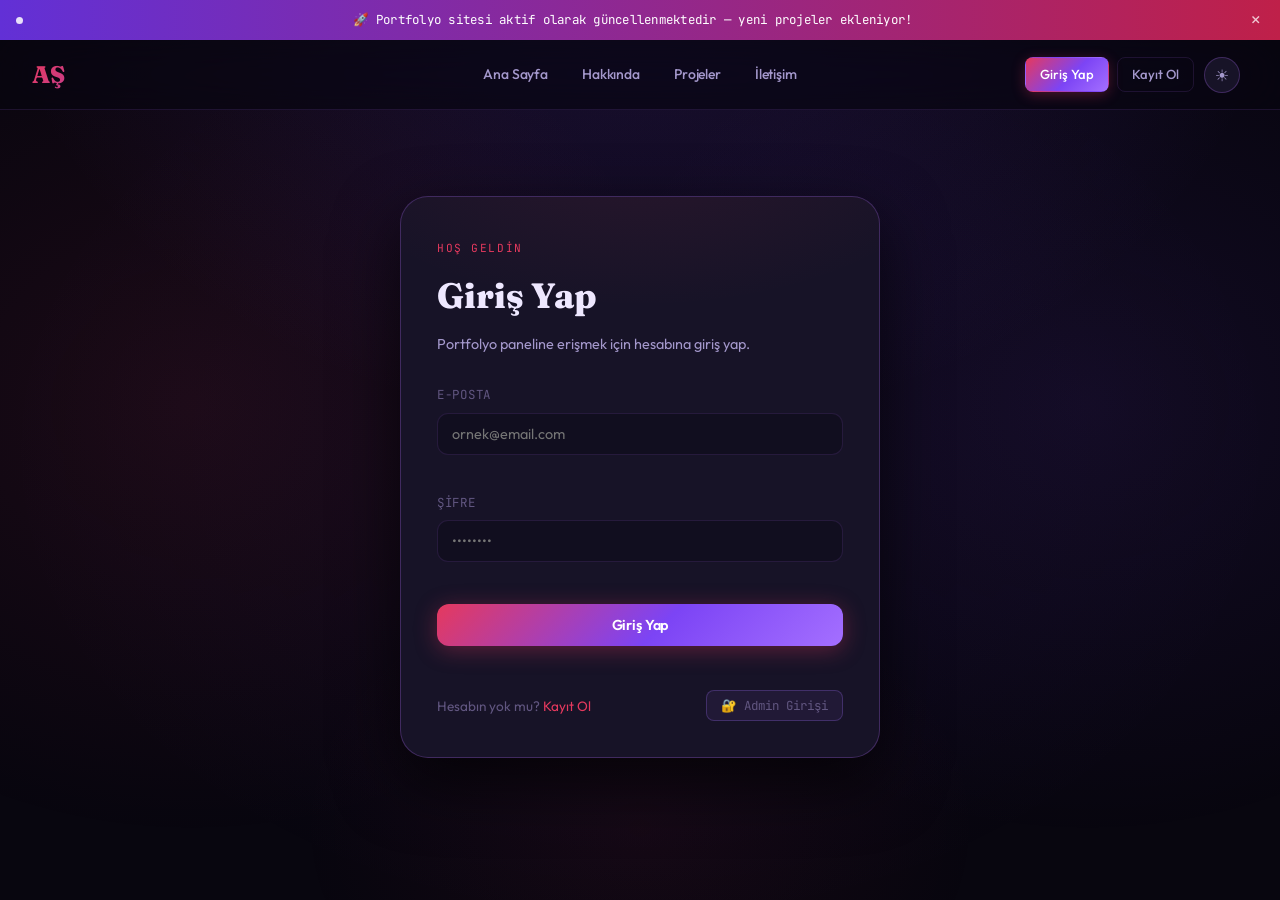
<file: pages/login.html>
<!DOCTYPE html>
<html lang="tr">
<head>
  <meta charset="UTF-8">
  <meta name="viewport" content="width=device-width, initial-scale=1.0">
  <meta name="description" content="Portfolyo paneline giriş yap.">
  <meta name="robots" content="noindex, nofollow">
  <meta name="keywords" content="Ayşenur Şahin, yazılım geliştirici, Java, PHP, JavaScript">
  <link rel="canonical" href="https://aysenuursahin.github.io/portfolio/pages/login.html">
  <meta property="og:type" content="website">
  <meta property="og:url" content="https://aysenuursahin.github.io/portfolio/pages/login.html">
  <meta property="og:title" content="Giriş Yap — Ayşenur Şahin">
  <meta property="og:description" content="Portfolyo paneline giriş yap.">
  <meta name="twitter:card" content="summary_large_image">
  <meta name="twitter:title" content="Giriş Yap — Ayşenur Şahin">
  <meta name="twitter:description" content="Giriş yapın.">
  <title>Giriş Yap — Ayşenur Şahin</title>
  <link rel="icon" type="image/svg+xml" href="../assets/favicon.svg">
  <link rel="preconnect" href="https://fonts.googleapis.com">
  <link href="https://fonts.googleapis.com/css2?family=Outfit:wght@300;400;500;600;700;800;900&family=Fraunces:ital,opsz,wght@0,9..144,300;0,9..144,700;1,9..144,300;1,9..144,700&family=JetBrains+Mono:wght@400;500&display=swap" rel="stylesheet">
  <link rel="stylesheet" href="../assets/css/style.css">
  <link rel="stylesheet" href="../assets/css/responsive.css">
  <style>
    /* ── Input renk durumları ── */
    .form-group input.input-error {
      border-color: #e05252 !important;
      box-shadow: 0 0 0 3px rgba(224,82,82,.15) !important;
    }
    .form-group input.input-success {
      border-color: #4caf7d !important;
      box-shadow: 0 0 0 3px rgba(76,175,125,.15) !important;
    }
    .field-error {
      color: #e05252;
      font-size: .78rem;
      margin-top: 4px;
      min-height: 18px;
      display: block;
    }

    /* ── Submit butonu renk geçişi ── */
    .auth-submit {
      transition: background .25s, border-color .25s, color .25s, opacity .2s;
    }
    .auth-submit.btn-success {
      background: #4caf7d !important;
      border-color: #4caf7d !important;
      color: #fff !important;
    }
    .auth-submit.btn-error {
      background: #e05252 !important;
      border-color: #e05252 !important;
      color: #fff !important;
    }

    /* ── Feedback ── */
    .auth-feedback { text-align:center; font-size:.86rem; min-height:20px; margin-top:4px; }
    .auth-feedback.success { color:#4caf7d; font-weight:600; }
    .auth-feedback.error   { color:#e05252; font-weight:500; }

    /* ── Admin modal buton ── */
    #admin-login-btn:hover {
      background: rgba(164,111,255,.14) !important;
      color: var(--accent) !important;
    }
  </style>
</head>
<body class="auth-page">
<div class="grain"></div>

<nav id="nav">
  <a href="../index.html" class="logo">AŞ</a>
  <div class="nav-links">
    <a href="../index.html">Ana Sayfa</a>
    <a href="about.html">Hakkında</a>
    <a href="projeler.html">Projeler</a>
    <a href="contact.html">İletişim</a>
  </div>
  <div class="nav-right">
    <div class="nav-auth-links">
      <a href="login.html" class="register-btn">Giriş Yap</a>
      <a href="register.html">Kayıt Ol</a>
    </div>
    <div class="hamburger" id="hamburger"><span></span><span></span><span></span></div>
  </div>
</nav>

<main class="auth-shell">
  <section class="auth-card">
    <div class="auth-header">
      <span class="auth-kicker">Hoş geldin</span>
      <h1>Giriş Yap</h1>
      <p>Portfolyo paneline erişmek için hesabına giriş yap.</p>
    </div>

    <form id="login-form" class="auth-form" novalidate>
      <!-- E-posta -->
      <div class="form-group">
        <label for="login-email">E-posta</label>
        <input id="login-email" name="email" type="email" required
               placeholder="ornek@email.com" autocomplete="email">
        <span class="field-error" id="err-email"></span>
      </div>
      <!-- Şifre -->
      <div class="form-group">
        <label for="login-password">Şifre</label>
        <input id="login-password" name="password" type="password" required
               placeholder="••••••••" autocomplete="current-password">
        <span class="field-error" id="err-password"></span>
      </div>

      <button type="submit" class="btn-cine auth-submit" id="login-btn">
        <span id="login-btn-label">Giriş Yap</span>
      </button>
      <p class="auth-feedback" id="auth-feedback"></p>
    </form>

    <div class="auth-footer" style="display:flex;align-items:center;justify-content:space-between;flex-wrap:wrap;gap:8px;">
      <span>Hesabın yok mu? <a href="register.html">Kayıt Ol</a></span>
      <button type="button" id="admin-login-btn"
        style="display:inline-flex;align-items:center;gap:6px;padding:6px 14px;border-radius:8px;border:1px solid rgba(164,111,255,.25);background:rgba(164,111,255,.07);color:var(--muted);font-size:.78rem;font-family:var(--ff-mono);cursor:pointer;transition:all .2s;">
        🔐 Admin Girişi
      </button>
    </div>
  </section>
</main>

<!-- Admin Modal -->
<div id="admin-modal" style="display:none;position:fixed;inset:0;z-index:9999;background:rgba(0,0,0,.7);backdrop-filter:blur(8px);place-items:center;">
  <div style="background:var(--surface);border:1px solid var(--border2);border-radius:24px;padding:32px;width:min(400px,90vw);position:relative;animation:authIn .35s cubic-bezier(.34,1.56,.64,1);">
    <button id="admin-modal-close" style="position:absolute;top:14px;right:16px;font-size:1.2rem;color:var(--muted);cursor:pointer;background:none;border:none;">×</button>
    <div style="font-family:var(--ff-mono);font-size:.7rem;letter-spacing:.14em;text-transform:uppercase;color:var(--crimson);margin-bottom:10px;">Admin Girişi</div>
    <h2 style="font-family:var(--ff-serif);font-size:1.6rem;font-weight:800;margin-bottom:20px;">Kimlik Doğrula</h2>
    <div class="form-group">
      <label for="admin-user">Kullanıcı Adı</label>
      <input id="admin-user" type="text" placeholder="Kullanıcı adı" autocomplete="off">
    </div>
    <div class="form-group">
      <label for="admin-pass">Şifre</label>
      <input id="admin-pass" type="password" placeholder="••••••••">
    </div>
    <button id="admin-modal-submit" class="btn-cine" style="width:100%;justify-content:center;margin-top:4px;transition:background .25s,border-color .25s,color .25s;">
      <span id="admin-btn-label">Giriş Yap</span>
    </button>
    <p id="admin-modal-feedback" style="margin-top:10px;text-align:center;font-size:.84rem;min-height:18px;"></p>
  </div>
</div>

<script>
document.addEventListener('DOMContentLoaded', function () {

  /* ════════════════════════════════
     NORMAL GİRİŞ FORMU (DB'ye bağlı)
     ════════════════════════════════ */
  const form   = document.getElementById('login-form');
  const btn    = document.getElementById('login-btn');
  const btnLbl = document.getElementById('login-btn-label');
  const fb     = document.getElementById('auth-feedback');

  /* Yardımcı: alan doğrulama görsel ── */
  function setError(inputEl, errEl, msg) {
    inputEl.classList.remove('input-success');
    inputEl.classList.add('input-error');
    errEl.textContent = msg;
  }
  function setOk(inputEl, errEl) {
    inputEl.classList.remove('input-error');
    inputEl.classList.add('input-success');
    errEl.textContent = '';
  }

  /* Blur'da doğrula + bir kez hata verince input'ta anlık güncelle ── */
  function attachLiveValidation(inputId, validateFn) {
    const el = document.getElementById(inputId);
    let touched = false;
    el.addEventListener('blur', function () {
      touched = true;
      validateFn();
    });
    el.addEventListener('input', function () {
      if (touched) validateFn();
    });
  }

  attachLiveValidation('login-email',    () => validateEmail(true));
  attachLiveValidation('login-password', () => validatePass(true));

  function validateEmail(show) {
    const el  = document.getElementById('login-email');
    const err = document.getElementById('err-email');
    const re  = /^[^\s@]+@[^\s@]+\.[^\s@]+$/;
    const v   = el.value.trim();
    if (!show) return re.test(v);
    if (!v)          { setError(el, err, 'E-posta boş bırakılamaz.'); return false; }
    if (!re.test(v)) { setError(el, err, 'Geçerli bir e-posta adresi gir.'); return false; }
    setOk(el, err); return true;
  }

  function validatePass(show) {
    const el  = document.getElementById('login-password');
    const err = document.getElementById('err-password');
    const v   = el.value;
    if (!show) return v.length > 0;
    if (!v) { setError(el, err, 'Şifre boş bırakılamaz.'); return false; }
    setOk(el, err); return true;
  }

  /* Form gönder ── */
  form.addEventListener('submit', async function (e) {
    e.preventDefault();

    const ok = validateEmail(true) & validatePass(true);
    if (!ok) {
      btn.classList.add('btn-error');
      btnLbl.textContent = '✗ Formu Düzelt';
      setTimeout(() => {
        btn.classList.remove('btn-error');
        btnLbl.textContent = 'Giriş Yap';
      }, 2000);
      return;
    }

    btn.disabled      = true;
    btn.style.opacity = '.7';
    btnLbl.textContent = 'Kontrol ediliyor…';
    fb.textContent    = '';
    fb.className      = 'auth-feedback';

    try {
      const res  = await fetch('../backend/php/auth.php?action=login', {
        method:  'POST',
        headers: { 'Content-Type': 'application/json' },
        body:    JSON.stringify({
          email:    document.getElementById('login-email').value.trim(),
          password: document.getElementById('login-password').value
        })
      });
      const data = await res.json();

      if (data.ok) {
        /* ✅ Başarılı → YEŞİL buton */
        btn.classList.add('btn-success');
        btn.classList.remove('btn-error');
        btnLbl.textContent = '✓ Giriş Başarılı!';
        fb.textContent     = 'Hoş geldin, yönlendiriliyorsunuz…';
        fb.className       = 'auth-feedback success';

        /* Kullanıcı bilgisini localStorage'a da kaydet */
        if (data.user) {
          localStorage.setItem('as_user', JSON.stringify(data.user));
        }

        setTimeout(() => window.location.href = '../index.html', 1200);
      } else {
        /* ❌ Hatalı giriş → KIRMIZI buton */
        btn.classList.add('btn-error');
        btn.classList.remove('btn-success');
        btnLbl.textContent = '✗ Giriş Başarısız';
        fb.textContent     = data.message || 'E-posta veya şifre hatalı.';
        fb.className       = 'auth-feedback error';

        /* Şifre alanını temizle, odakla */
        document.getElementById('login-password').value = '';
        document.getElementById('login-password').classList.remove('input-success');
        document.getElementById('login-password').classList.add('input-error');

        setTimeout(() => {
          btn.classList.remove('btn-error');
          btnLbl.textContent = 'Giriş Yap';
          btn.disabled       = false;
          btn.style.opacity  = '';
        }, 2500);
      }
    } catch {
      btn.classList.add('btn-error');
      btnLbl.textContent = '✗ Bağlantı Hatası';
      fb.textContent     = 'Sunucuya ulaşılamadı. PHP sunucunun çalıştığını kontrol et.';
      fb.className       = 'auth-feedback error';
      setTimeout(() => {
        btn.classList.remove('btn-error');
        btnLbl.textContent = 'Giriş Yap';
        btn.disabled       = false;
        btn.style.opacity  = '';
      }, 3000);
    }
  });


  /* ════════════════════════════════
     ADMİN MODAL
     ════════════════════════════════ */
  const modal      = document.getElementById('admin-modal');
  const openBtn    = document.getElementById('admin-login-btn');
  const closeBtn   = document.getElementById('admin-modal-close');
  const submitBtn  = document.getElementById('admin-modal-submit');
  const adminLabel = document.getElementById('admin-btn-label');
  const adminFb    = document.getElementById('admin-modal-feedback');

  function openModal()  { modal.style.display = 'grid'; document.getElementById('admin-user').focus(); }
  function closeModal() { modal.style.display = 'none'; adminFb.textContent = ''; }

  openBtn?.addEventListener('click', openModal);
  closeBtn?.addEventListener('click', closeModal);
  modal?.addEventListener('click', function (e) { if (e.target === modal) closeModal(); });
  modal?.querySelectorAll('input').forEach(inp => {
    inp.addEventListener('keydown', e => { if (e.key === 'Enter') submitBtn.click(); });
  });

  submitBtn?.addEventListener('click', function () {
    const user = document.getElementById('admin-user')?.value?.trim();
    const pass = document.getElementById('admin-pass')?.value;

    if (!user || !pass) {
      adminFb.textContent = 'Kullanıcı adı ve şifre gir.';
      adminFb.style.color = '#e05252';
      return;
    }

    /* Basit admin kontrolü (gerçek projede backend'e taşı) */
    const ok = (user === 'aysenur') && (pass === 'aysenur123');

    if (ok) {
      /* ✅ Admin başarılı → YEŞİL */
      submitBtn.style.background   = '#4caf7d';
      submitBtn.style.borderColor  = '#4caf7d';
      submitBtn.style.color        = '#fff';
      adminLabel.textContent       = '✓ Giriş Başarılı';
      adminFb.textContent          = 'Admin olarak giriş yapıldı…';
      adminFb.style.color          = '#4caf7d';

      localStorage.setItem('as_admin', '1');
      localStorage.setItem('as_user', JSON.stringify({ name: 'Ayşenur Şahin', role: 'admin' }));
      setTimeout(() => window.location.href = '../index.html', 900);
    } else {
      /* ❌ Admin hatalı → KIRMIZI */
      submitBtn.style.background   = '#e05252';
      submitBtn.style.borderColor  = '#e05252';
      submitBtn.style.color        = '#fff';
      adminLabel.textContent       = '✗ Hatalı Bilgi';
      adminFb.textContent          = 'Kullanıcı adı veya şifre hatalı.';
      adminFb.style.color          = '#e05252';

      document.getElementById('admin-pass').value = '';
      document.getElementById('admin-user').focus();

      setTimeout(() => {
        submitBtn.style.background  = '';
        submitBtn.style.borderColor = '';
        submitBtn.style.color       = '';
        adminLabel.textContent      = 'Giriş Yap';
      }, 2500);
    }
  });
});
</script>

<link rel="stylesheet" href="../assets/css/interactions.css">
<script src="../assets/js/main.js"></script>
<script src="../assets/js/interactions.js"></script>
</body>
</html>
</file>
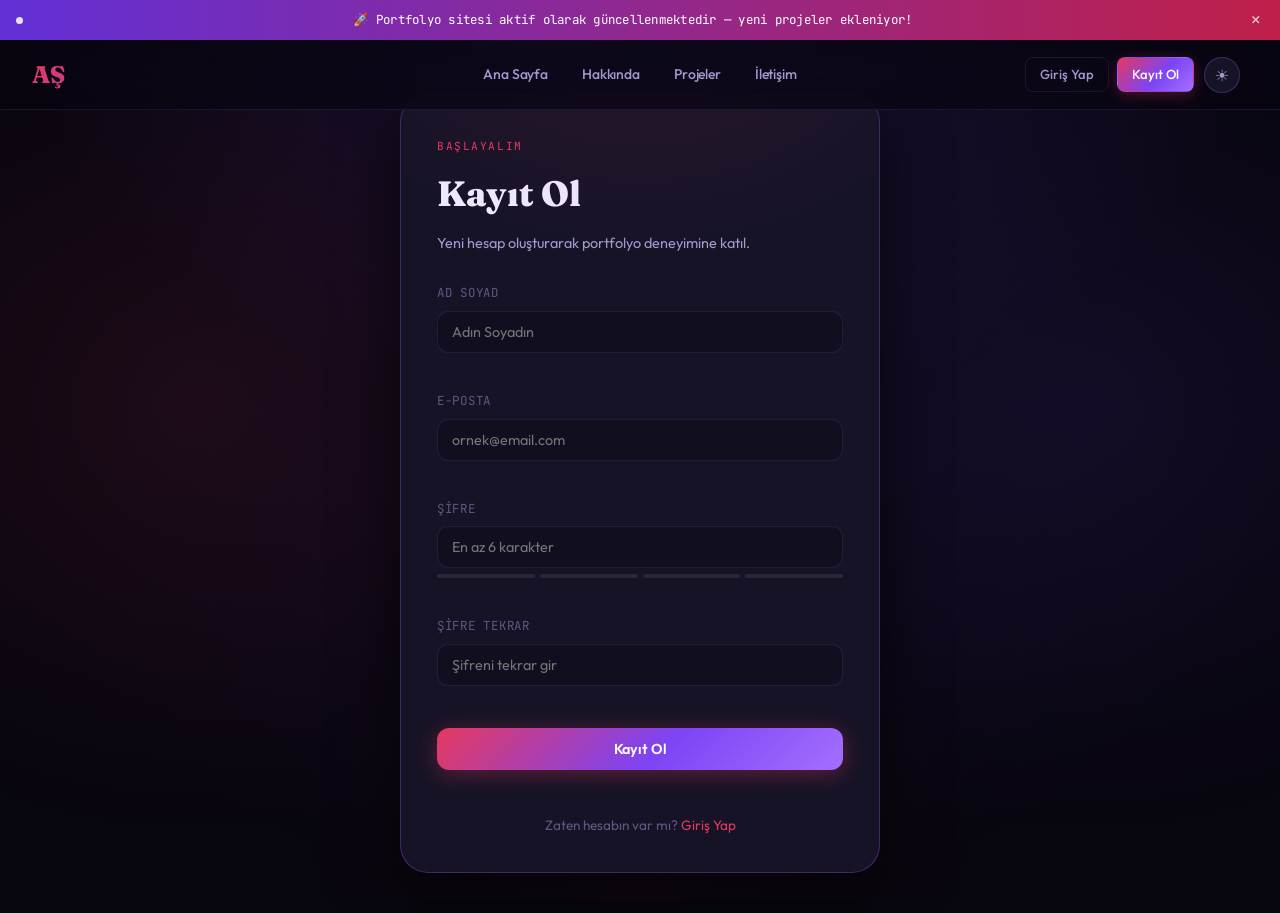
<file: pages/register.html>
<!DOCTYPE html>
<html lang="tr">
<head>
  <meta charset="UTF-8">
  <meta name="viewport" content="width=device-width, initial-scale=1.0">
  <meta name="description" content="Yeni hesap oluştur.">
  <meta name="robots" content="noindex, nofollow">
  <meta name="keywords" content="Ayşenur Şahin, yazılım geliştirici, Java, PHP, JavaScript">
  <link rel="canonical" href="https://aysenuursahin.github.io/portfolio/pages/register.html">
  <meta property="og:type" content="website">
  <meta property="og:url" content="https://aysenuursahin.github.io/portfolio/pages/register.html">
  <meta property="og:title" content="Kayıt Ol — Ayşenur Şahin">
  <meta property="og:description" content="Yeni hesap oluştur.">
  <meta name="twitter:card" content="summary_large_image">
  <meta name="twitter:title" content="Kayıt Ol — Ayşenur Şahin">
  <meta name="twitter:description" content="Yeni hesap oluştur.">
  <title>Kayıt Ol — Ayşenur Şahin</title>
  <link rel="icon" type="image/svg+xml" href="../assets/favicon.svg">
  <link rel="preconnect" href="https://fonts.googleapis.com">
  <link href="https://fonts.googleapis.com/css2?family=Outfit:wght@300;400;500;600;700;800;900&family=Fraunces:ital,opsz,wght@0,9..144,300;0,9..144,700;1,9..144,300;1,9..144,700&family=JetBrains+Mono:wght@400;500&display=swap" rel="stylesheet">
  <link rel="stylesheet" href="../assets/css/style.css">
  <link rel="stylesheet" href="../assets/css/responsive.css">
  <style>
    /* ── Form doğrulama renk sistemi ── */
    .form-group input.input-error {
      border-color: #e05252 !important;
      box-shadow: 0 0 0 3px rgba(224, 82, 82, 0.15) !important;
    }
    .form-group input.input-success {
      border-color: #4caf7d !important;
      box-shadow: 0 0 0 3px rgba(76, 175, 125, 0.15) !important;
    }
    .field-error {
      color: #e05252;
      font-size: .78rem;
      margin-top: 4px;
      min-height: 18px;
      display: block;
    }
    /* ── Submit butonu durumları ── */
    .auth-submit {
      transition: background 0.25s, border-color 0.25s, color 0.25s, opacity 0.2s;
    }
    .auth-submit.btn-success {
      background: #4caf7d !important;
      border-color: #4caf7d !important;
      color: #fff !important;
    }
    .auth-submit.btn-error {
      background: #e05252 !important;
      border-color: #e05252 !important;
      color: #fff !important;
    }
    /* ── Genel feedback mesajı ── */
    .auth-feedback {
      text-align: center;
      font-size: .86rem;
      min-height: 20px;
      margin-top: 4px;
    }
    .auth-feedback.success { color: #4caf7d; font-weight: 600; }
    .auth-feedback.error   { color: #e05252; font-weight: 500; }
    /* ── Şifre güç göstergesi ── */
    .password-strength {
      display: flex;
      gap: 5px;
      margin-top: 6px;
    }
    .strength-bar {
      flex: 1;
      height: 4px;
      border-radius: 4px;
      background: rgba(255,255,255,.08);
      transition: background .3s;
    }
    .strength-label {
      font-size: .72rem;
      color: var(--muted);
      margin-top: 4px;
    }
  </style>
</head>
<body class="auth-page">
<div class="grain"></div>

<nav id="nav">
  <a href="../index.html" class="logo">AŞ</a>
  <div class="nav-links">
    <a href="../index.html">Ana Sayfa</a>
    <a href="about.html">Hakkında</a>
    <a href="projeler.html">Projeler</a>
    <a href="contact.html">İletişim</a>
  </div>
  <div class="nav-right">
    <div class="nav-auth-links">
      <a href="login.html">Giriş Yap</a>
      <a href="register.html" class="register-btn">Kayıt Ol</a>
    </div>
    <div class="hamburger" id="hamburger"><span></span><span></span><span></span></div>
  </div>
</nav>

<main class="auth-shell">
  <section class="auth-card">
    <div class="auth-header">
      <span class="auth-kicker">Başlayalım</span>
      <h1>Kayıt Ol</h1>
      <p>Yeni hesap oluşturarak portfolyo deneyimine katıl.</p>
    </div>

    <form id="register-form" class="auth-form" novalidate>

      <!-- Ad Soyad -->
      <div class="form-group">
        <label for="register-name">Ad Soyad</label>
        <input id="register-name" name="name" type="text" required
               placeholder="Adın Soyadın" autocomplete="name">
        <span class="field-error" id="err-name"></span>
      </div>

      <!-- E-posta -->
      <div class="form-group">
        <label for="register-email">E-posta</label>
        <input id="register-email" name="email" type="email" required
               placeholder="ornek@email.com" autocomplete="email">
        <span class="field-error" id="err-email"></span>
      </div>

      <!-- Şifre -->
      <div class="form-group">
        <label for="register-password">Şifre</label>
        <input id="register-password" name="password" type="password"
               minlength="6" required placeholder="En az 6 karakter"
               autocomplete="new-password">
        <div class="password-strength">
          <div class="strength-bar" id="sb1"></div>
          <div class="strength-bar" id="sb2"></div>
          <div class="strength-bar" id="sb3"></div>
          <div class="strength-bar" id="sb4"></div>
        </div>
        <div class="strength-label" id="strength-label"></div>
        <span class="field-error" id="err-password"></span>
      </div>

      <!-- Şifre Tekrar -->
      <div class="form-group">
        <label for="register-password2">Şifre Tekrar</label>
        <input id="register-password2" name="password2" type="password"
               required placeholder="Şifreni tekrar gir"
               autocomplete="new-password">
        <span class="field-error" id="err-password2"></span>
      </div>

      <button type="submit" class="btn-cine auth-submit" id="reg-btn">
        <span id="reg-btn-label">Kayıt Ol</span>
      </button>
      <p class="auth-feedback" id="auth-feedback"></p>
    </form>

    <div class="auth-footer">Zaten hesabın var mı? <a href="login.html">Giriş Yap</a></div>
  </section>
</main>

<script>
document.addEventListener('DOMContentLoaded', function () {

  const form   = document.getElementById('register-form');
  const btn    = document.getElementById('reg-btn');
  const btnLbl = document.getElementById('reg-btn-label');
  const fb     = document.getElementById('auth-feedback');

  /* ── Anlık şifre gücü ── */
  const passInput = document.getElementById('register-password');
  passInput.addEventListener('input', updateStrength);

  function updateStrength() {
    const v = passInput.value;
    let score = 0;
    if (v.length >= 6)               score++;
    if (v.length >= 10)              score++;
    if (/[A-Z]/.test(v))            score++;
    if (/[0-9!@#$%^&*]/.test(v))    score++;

    const colors  = ['', '#e05252', '#f0a04b', '#4caf7d', '#2e9e67'];
    const labels  = ['', 'Zayıf', 'Orta', 'İyi', 'Güçlü'];
    const bars    = [document.getElementById('sb1'), document.getElementById('sb2'),
                     document.getElementById('sb3'), document.getElementById('sb4')];

    bars.forEach((b, i) => {
      b.style.background = i < score ? colors[score] : 'rgba(255,255,255,.08)';
    });
    const lbl = document.getElementById('strength-label');
    lbl.textContent   = v.length ? labels[score] : '';
    lbl.style.color   = v.length ? colors[score] : '';
  }

  /* ── Alan doğrulama yardımcıları ── */
  function setError(inputEl, errEl, msg) {
    inputEl.classList.remove('input-success');
    inputEl.classList.add('input-error');
    errEl.textContent = msg;
  }
  function setOk(inputEl, errEl) {
    inputEl.classList.remove('input-error');
    inputEl.classList.add('input-success');
    errEl.textContent = '';
  }
  function clearState(inputEl, errEl) {
    inputEl.classList.remove('input-error', 'input-success');
    errEl.textContent = '';
  }

  /* ── Blur'da doğrula + bir kez hata verince input'ta anlık güncelle ── */
  function attachLiveValidation(inputId, validateFn) {
    const el = document.getElementById(inputId);
    let touched = false;
    el.addEventListener('blur', function () {
      touched = true;
      validateFn();
    });
    el.addEventListener('input', function () {
      if (touched) validateFn();
    });
  }

  attachLiveValidation('register-name',      () => validateName(true));
  attachLiveValidation('register-email',     () => validateEmail(true));
  attachLiveValidation('register-password',  () => validatePassword(true));
  attachLiveValidation('register-password2', () => validatePassword2(true));

  function validateName(show) {
    const el  = document.getElementById('register-name');
    const err = document.getElementById('err-name');
    const v   = el.value.trim();
    if (!show) return v.length >= 2;
    if (!v)             { setError(el, err, 'Ad Soyad boş bırakılamaz.'); return false; }
    if (v.length < 2)   { setError(el, err, 'En az 2 karakter olmalı.'); return false; }
    setOk(el, err); return true;
  }

  function validateEmail(show) {
    const el  = document.getElementById('register-email');
    const err = document.getElementById('err-email');
    const v   = el.value.trim();
    const re  = /^[^\s@]+@[^\s@]+\.[^\s@]+$/;
    if (!show) return re.test(v);
    if (!v)          { setError(el, err, 'E-posta boş bırakılamaz.'); return false; }
    if (!re.test(v)) { setError(el, err, 'Geçerli bir e-posta adresi gir.'); return false; }
    setOk(el, err); return true;
  }

  function validatePassword(show) {
    const el  = document.getElementById('register-password');
    const err = document.getElementById('err-password');
    const v   = el.value;
    if (!show) return v.length >= 6;
    if (!v)          { setError(el, err, 'Şifre boş bırakılamaz.'); return false; }
    if (v.length < 6){ setError(el, err, 'Şifre en az 6 karakter olmalı.'); return false; }
    setOk(el, err); return true;
  }

  function validatePassword2(show) {
    const el   = document.getElementById('register-password2');
    const err  = document.getElementById('err-password2');
    const pass = document.getElementById('register-password').value;
    const v    = el.value;
    if (!show) return v === pass && v !== '';
    if (!v)          { setError(el, err, 'Şifre tekrarı boş bırakılamaz.'); return false; }
    if (v !== pass)  { setError(el, err, 'Şifreler eşleşmiyor.'); return false; }
    setOk(el, err); return true;
  }

  /* ── Form gönder ── */
  form.addEventListener('submit', async function (e) {
    e.preventDefault();

    // Tüm alanları doğrula
    const ok = validateName(true) & validateEmail(true) &
               validatePassword(true) & validatePassword2(true);

    if (!ok) {
      btnLbl.textContent = 'Hataları düzelt';
      btn.classList.add('btn-error');
      btn.classList.remove('btn-success');
      setTimeout(() => {
        btn.classList.remove('btn-error');
        btnLbl.textContent = 'Kayıt Ol';
      }, 2000);
      return;
    }

    // Gönderiliyor...
    btn.disabled      = true;
    btn.style.opacity = '.7';
    btnLbl.textContent = 'Kaydediliyor…';
    fb.textContent    = '';
    fb.className      = 'auth-feedback';

    try {
      const res = await fetch('../backend/php/auth.php?action=register', {
        method: 'POST',
        headers: { 'Content-Type': 'application/json' },
        body: JSON.stringify({
          name:     document.getElementById('register-name').value.trim(),
          email:    document.getElementById('register-email').value.trim(),
          password: document.getElementById('register-password').value
        })
      });

      const data = await res.json();

      if (data.ok) {
        /* ── BAŞARILI: buton yeşil ── */
        btn.classList.add('btn-success');
        btn.classList.remove('btn-error');
        btnLbl.textContent = '✓ Kayıt Başarılı!';
        fb.textContent     = 'Hesabın oluşturuldu, yönlendiriliyorsunuz…';
        fb.className       = 'auth-feedback success';
        setTimeout(() => window.location.href = '../index.html', 1500);
      } else {
        /* ── HATA: buton kırmızı ── */
        btn.classList.add('btn-error');
        btn.classList.remove('btn-success');
        btnLbl.textContent = '✗ Kayıt Başarısız';
        fb.textContent     = data.message || 'Bir hata oluştu, tekrar dene.';
        fb.className       = 'auth-feedback error';
        setTimeout(() => {
          btn.classList.remove('btn-error');
          btnLbl.textContent = 'Kayıt Ol';
          btn.disabled       = false;
          btn.style.opacity  = '';
        }, 2500);
      }
    } catch {
      /* ── AĞDA HATA ── */
      btn.classList.add('btn-error');
      btnLbl.textContent = '✗ Bağlantı Hatası';
      fb.textContent     = 'Sunucuya ulaşılamadı. PHP sunucunun çalıştığını kontrol et.';
      fb.className       = 'auth-feedback error';
      setTimeout(() => {
        btn.classList.remove('btn-error');
        btnLbl.textContent = 'Kayıt Ol';
        btn.disabled       = false;
        btn.style.opacity  = '';
      }, 3000);
    }
  });
});
</script>

<link rel="stylesheet" href="../assets/css/interactions.css">
<script src="../assets/js/main.js"></script>
<script src="../assets/js/interactions.js"></script>
</body>
</html>
</file>
<file: assets/css/style.css>
/* ================================================
   Görsel taşma önleme — Global reset eklentisi
   ================================================ */
img, video, iframe, embed, object, canvas, svg {
  max-width: 100%;
  height: auto;
  display: block;
}

body {
  min-width: 320px;
}



@import url('https://fonts.googleapis.com/css2?family=Outfit:wght@300;400;500;600;700;800;900&family=Fraunces:ital,opsz,wght@0,9..144,300;0,9..144,700;1,9..144,300;1,9..144,700&family=JetBrains+Mono:wght@400;500&display=swap');


:root {
  --bg: #08060f;
  --bg2: #0d0b18;
  --bg3: #110e1f;
  --surface: #171327;
  --surface2: #201b38;
  --border: rgba(180, 110, 255, .13);
  --border2: rgba(180, 110, 255, .26);

  --text: #eee8ff;
  --text2: #a498cc;
  --muted: #615680;

  --v300: #c49dff;
  --v400: #a46fff;
  --v500: #7c44f5;
  --v600: #6230d6;

  --crimson: #e5395e;
  --crimson2: #bf2049;
  --rose: #ff6b9d;
  --blue: #4499ff;
  --teal: #2dd4bf;
  --gold: #fbbf24;
  --green: #34d399;
  --red: #f87171;

  --grad-v: linear-gradient(135deg, #e5395e 0%, #7c44f5 55%, #a46fff 100%);
  --grad-v2: linear-gradient(135deg, #7c44f5, #a46fff);
  --grad-subtle: linear-gradient(135deg, #e5395e 0%, #7c44f5 100%);

  --grad-glow:
    radial-gradient(ellipse 900px 700px at 50% -8%, rgba(124, 68, 245, .16), transparent 72%),
    radial-gradient(ellipse 700px 600px at 15% 45%, rgba(229, 57, 94, .09), transparent 72%),
    radial-gradient(ellipse 700px 600px at 85% 45%, rgba(124, 68, 245, .09), transparent 72%),
    radial-gradient(ellipse 800px 600px at 50% 50%, rgba(124, 68, 245, .06), transparent 80%),
    radial-gradient(ellipse 500px 380px at 50% 92%, rgba(229, 57, 94, .06), transparent 68%);

  --nav-h: 70px;
  --r: 14px;
  --r-lg: 20px;
  --r-xl: 28px;
  --shadow: 0 24px 64px rgba(0, 0, 0, .65);

  --ff-sans: 'Outfit', system-ui, sans-serif;
  --ff-serif: 'Fraunces', Georgia, serif;
  --ff-display: 'Fraunces', Georgia, serif;
  --ff-mono: 'JetBrains Mono', monospace;
}


*,
*::before,
*::after {
  box-sizing: border-box;
  margin: 0;
  padding: 0;
}

html {
  scroll-behavior: smooth;
}

body {
  font-family: var(--ff-sans);
  background: var(--bg);
  color: var(--text);
  line-height: 1.65;
  overflow-x: hidden;
  min-height: 100vh;
}

a {
  text-decoration: none;
  color: inherit;
}

img {
  display: block;
  max-width: 100%;
}

button {
  cursor: pointer;
  font-family: inherit;
  border: none;
  background: none;
}

input,
textarea,
select {
  font-family: inherit;
}


body::before {
  content: '';
  position: fixed;
  inset: 0;
  background: var(--grad-glow);
  pointer-events: none;
  z-index: 0;
}


.grain {
  position: fixed;
  inset: -200%;
  width: 400%;
  height: 400%;
  background-image: url("data:image/svg+xml,%3Csvg viewBox='0 0 512 512' xmlns='http://www.w3.org/2000/svg'%3E%3Cfilter id='n'%3E%3CfeTurbulence type='fractalNoise' baseFrequency='0.85' numOctaves='4' stitchTiles='stitch'/%3E%3C/filter%3E%3Crect width='100%25' height='100%25' filter='url(%23n)' opacity='0.05'/%3E%3C/svg%3E");
  opacity: .022;
  pointer-events: none;
  z-index: 1;
  animation: grainShift 8s steps(2) infinite;
}

@keyframes grainShift {
  0% {
    transform: translate(0, 0)
  }

  25% {
    transform: translate(-3%, -4%)
  }

  50% {
    transform: translate(4%, 2%)
  }

  75% {
    transform: translate(-1%, 5%)
  }

  100% {
    transform: translate(3%, -2%)
  }
}


.scroll-progress {
  position: fixed;
  top: 0;
  left: 0;
  height: 2px;
  width: 0%;
  background: var(--grad-v);
  z-index: 9999;
  transition: width .1s linear;
  box-shadow: 0 0 12px var(--crimson);
}


.page-loader {
  position: fixed;
  inset: 0;
  background: var(--bg);
  z-index: 10000;
  display: flex;
  flex-direction: column;
  align-items: center;
  justify-content: center;
  gap: 24px;
  transition: opacity .5s ease, visibility .5s ease;
}

.page-loader.hidden {
  opacity: 0;
  visibility: hidden;
  pointer-events: none;
}

.loader-logo {
  font-family: var(--ff-serif);
  font-size: 2.6rem;
  font-weight: 800;
  background: var(--grad-v);
  -webkit-background-clip: text;
  background-clip: text;
  color: transparent;
  animation: loaderPulse 1.2s ease-in-out infinite;
}

@keyframes loaderPulse {

  0%,
  100% {
    opacity: 1;
    transform: scale(1)
  }

  50% {
    opacity: .6;
    transform: scale(.93)
  }
}

.loader-bar-wrap {
  width: 140px;
  height: 2px;
  background: var(--surface2);
  border-radius: 99px;
  overflow: hidden;
}

.loader-bar {
  height: 100%;
  background: var(--grad-v);
  border-radius: 99px;
  animation: loaderSlide .9s ease forwards;
  box-shadow: 0 0 12px var(--crimson);
}

@keyframes loaderSlide {
  from {
    width: 0
  }

  to {
    width: 100%
  }
}


.cursor,
.cursor-follower {
  position: fixed;
  border-radius: 50%;
  pointer-events: none;
  z-index: 9998;
  transform: translate(-50%, -50%);
}

.cursor {
  width: 8px;
  height: 8px;
  background: var(--crimson);
  box-shadow: 0 0 12px var(--crimson);
  transition: transform .1s ease, opacity .3s;
}

.cursor-follower {
  width: 34px;
  height: 34px;
  border: 1.5px solid rgba(229, 57, 94, .45);
  opacity: .5;
  transition: left .12s ease, top .12s ease, width .25s, height .25s, opacity .3s;
}

.cursor.hover {
  transform: translate(-50%, -50%) scale(2.2);
  opacity: .3;
}

.cursor-follower.hover {
  width: 58px;
  height: 58px;
  opacity: .18;
}

#nav {
  position: fixed;
  top: 0;
  left: 0;
  right: 0;
  height: var(--nav-h);
  z-index: 1000;
  display: grid;
  grid-template-columns: 1fr auto 1fr;
  align-items: center;
  padding: 0 32px;
  gap: 16px;
  background: rgba(8, 6, 15, .70);
  backdrop-filter: blur(24px) saturate(160%);
  border-bottom: 1px solid var(--border);
  transition: background .3s, border-color .3s, box-shadow .3s;
}

#nav.scrolled {
  background: rgba(8, 6, 15, .94);
  border-color: var(--border2);
  box-shadow: 0 4px 32px rgba(0, 0, 0, .55);
}

.logo {
  font-family: var(--ff-serif);
  font-size: 1.5rem;
  font-weight: 800;
  background: var(--grad-v);
  -webkit-background-clip: text;
  background-clip: text;
  color: transparent;
  letter-spacing: -.01em;
}

.nav-links {
  display: flex;
  gap: 2px;
  align-items: center;
  justify-content: center;
}

.nav-links a {
  padding: 7px 16px;
  border-radius: 10px;
  color: var(--text2);
  font-size: .875rem;
  font-weight: 500;
  letter-spacing: -.01em;
  transition: color .2s, background .2s;
  position: relative;
}

.nav-links a:hover {
  color: var(--text);
  background: rgba(164, 111, 255, .1);
}

.nav-links a.active {
  color: var(--text);
  background: rgba(229, 57, 94, .13);
}

.nav-links a.active::after {
  content: '';
  position: absolute;
  bottom: 4px;
  left: 50%;
  transform: translateX(-50%);
  width: 16px;
  height: 2px;
  background: var(--grad-v);
  border-radius: 99px;
}

.nav-right {
  display: flex;
  align-items: center;
  justify-content: flex-end;
  gap: 10px;
}

.nav-contact-btn {
  padding: 8px 18px;
  border-radius: 10px;
  background: var(--grad-v);
  color: #fff;
  font-size: .82rem;
  font-weight: 600;
  letter-spacing: -.01em;
  box-shadow: 0 4px 18px rgba(229, 57, 94, .3);
  transition: transform .25s cubic-bezier(.34, 1.56, .64, 1), box-shadow .25s;
  white-space: nowrap;
}

.nav-contact-btn:hover {
  transform: translateY(-2px);
  box-shadow: 0 8px 28px rgba(229, 57, 94, .5);
}

.hamburger {
  display: none;
  flex-direction: column;
  gap: 5px;
  cursor: pointer;
  padding: 6px;
}

.hamburger span {
  display: block;
  width: 22px;
  height: 2px;
  background: var(--text2);
  border-radius: 99px;
  transition: transform .3s, opacity .3s;
}

.hamburger.open span:nth-child(1) {
  transform: translateY(7px) rotate(45deg);
}

.hamburger.open span:nth-child(2) {
  opacity: 0;
}

.hamburger.open span:nth-child(3) {
  transform: translateY(-7px) rotate(-45deg);
}

.mobile-menu {
  display: none;
  position: fixed;
  top: var(--nav-h);
  left: 0;
  right: 0;
  background: rgba(8, 6, 15, .97);
  backdrop-filter: blur(24px);
  border-bottom: 1px solid var(--border);
  z-index: 999;
  padding: 8px 0;
}

.mobile-menu.open {
  display: block;
  animation: slideDown .25s ease;
}

@keyframes slideDown {
  from {
    opacity: 0;
    transform: translateY(-8px)
  }

  to {
    opacity: 1;
    transform: none
  }
}

.mobile-menu a {
  display: flex;
  align-items: center;
  gap: 10px;
  padding: 13px 24px;
  color: var(--text2);
  font-size: .9rem;
  border-top: 1px solid var(--border);
  transition: color .2s, background .2s;
}

.mobile-menu a:hover,
.mobile-menu a.active {
  color: var(--text);
  background: rgba(229, 57, 94, .1);
}

.container {
  max-width: 1100px;
  margin: 0 auto;
  padding: 0 24px;
  position: relative;
  z-index: 2;
}

section {
  position: relative;
  z-index: 2;
}


.btn-cine,
.btn-outline,
.btn-ghost {
  display: inline-flex;
  align-items: center;
  gap: 8px;
  padding: 12px 22px;
  border-radius: 12px;
  font-size: .9rem;
  font-weight: 600;
  letter-spacing: -.01em;
  transition: transform .25s cubic-bezier(.34, 1.56, .64, 1), box-shadow .25s, background .2s;
  cursor: pointer;
  white-space: nowrap;
}

.btn-cine {
  background: var(--grad-v);
  color: #fff;
  box-shadow: 0 4px 22px rgba(229, 57, 94, .35);
}

.btn-cine:hover {
  transform: translateY(-3px);
  box-shadow: 0 10px 36px rgba(229, 57, 94, .55);
}

.btn-outline {
  border: 1px solid var(--border2);
  color: var(--text2);
  background: rgba(164, 111, 255, .06);
}

.btn-outline:hover {
  transform: translateY(-2px);
  border-color: var(--v400);
  color: var(--text);
  background: rgba(164, 111, 255, .12);
}

.btn-ghost {
  color: var(--text2);
  padding: 10px 18px;
}

.btn-ghost:hover {
  color: var(--text);
  background: rgba(255, 255, 255, .05);
}

.btn-cine.large,
.btn-outline.large {
  padding: 15px 30px;
  font-size: 1rem;
}

.hero-v2 {
  min-height: 100vh;
  display: flex;
  flex-direction: column;
  justify-content: center;
  gap: 0;
  padding: calc(var(--nav-h) + 52px) 0 72px;
  position: relative;
  overflow: hidden;
}


.hero-top {
  margin-bottom: 44px;
}

.hero-eyebrow-v2 {
  display: inline-flex;
  align-items: center;
  gap: 10px;
  font-family: var(--ff-mono);
  font-size: .7rem;
  color: var(--muted);
  letter-spacing: .16em;
  text-transform: uppercase;
  margin-bottom: 20px;
}

.hev2-dot {
  width: 6px;
  height: 6px;
  border-radius: 50%;
  background: var(--crimson);
  box-shadow: 0 0 8px var(--crimson);
  animation: blink 2s ease-in-out infinite;
  flex-shrink: 0;
}

.hev2-sep {
  color: var(--border2);
}

.hero-title-v2 {
  display: flex;
  flex-direction: column;
  gap: 0;
}

.htv2-line {
  display: block;
  line-height: 1;
}

.htv2-light {
  font-family: var(--ff-serif);
  font-size: clamp(1.4rem, 2.8vw, 2.4rem);
  font-weight: 300;
  font-style: italic;
  color: var(--text2);
  letter-spacing: -.01em;
  margin-bottom: 6px;
}

.htv2-name {
  display: flex;
  align-items: baseline;
  flex-wrap: wrap;
  gap: 0 .18em;
}

.htv2-first {
  font-family: var(--ff-serif);
  font-style: normal;
  font-size: clamp(3.6rem, 7.5vw, 7.2rem);
  font-weight: 700;
  letter-spacing: -.04em;
  background: var(--grad-v);
  -webkit-background-clip: text;
  background-clip: text;
  color: transparent;
  line-height: .95;
}

.htv2-italic {
  font-style: italic;
}

.htv2-last {
  font-family: var(--ff-serif);
  font-size: clamp(3.6rem, 7.5vw, 7.2rem);
  font-weight: 300;
  font-style: italic;
  letter-spacing: -.04em;
  color: var(--text);
  line-height: .95;
}

.htv2-dot-accent {
  font-family: var(--ff-serif);
  font-size: clamp(3.6rem, 7.5vw, 7.2rem);
  font-weight: 700;
  color: var(--crimson);
  line-height: .95;
  text-shadow: 0 0 32px rgba(229, 57, 94, .5);
}

.hero-bottom {
  display: grid;
  grid-template-columns: 1fr 360px;
  gap: 40px;
  align-items: center;
}

.hero-bottom-left {
  display: flex;
  flex-direction: column;
  gap: 28px;
}

.hero-bottom-left .hero-desc {
  color: var(--text2);
  font-size: 1rem;
  max-width: 480px;
  line-height: 1.75;
  margin: 0;
}

.hero-bottom-left .hero-cta {
  display: flex;
  flex-wrap: wrap;
  gap: 12px;
  margin: 0;
}

.hero-bottom-left .hero-stats {
  display: flex;
  gap: 32px;
}


.hcb-header {
  display: flex;
  align-items: center;
  gap: 6px;
  padding-bottom: 14px;
  border-bottom: 1px solid rgba(164, 111, 255, .12);
  margin-bottom: 16px;
}

.hcb-dot {
  width: 10px;
  height: 10px;
  border-radius: 50%;
}

.hcb-dot-r {
  background: #ff5f57;
}

.hcb-dot-y {
  background: #febc2e;
}

.hcb-dot-g {
  background: #28c840;
}

.hcb-filename {
  font-family: var(--ff-mono);
  font-size: .68rem;
  color: var(--muted);
  margin-left: 6px;
  letter-spacing: .05em;
}

.hcb-body {
  display: flex;
  flex-direction: column;
  gap: 10px;
  position: relative;
  z-index: 2;
}


.hero-ambient {
  position: absolute;
  inset: 0;
  pointer-events: none;
}

.hero-orb {
  position: absolute;
  border-radius: 50%;
  filter: blur(80px);
}

.hero-orb-1 {
  width: 700px;
  height: 700px;
  background: radial-gradient(circle, rgba(124, 68, 245, .18), transparent 72%);
  top: -15%;
  left: 50%;
  transform: translateX(-50%);
  animation: orbFloat1 13s ease-in-out infinite;
}

.hero-orb-2 {
  width: 500px;
  height: 500px;
  background: radial-gradient(circle, rgba(229, 57, 94, .12), transparent 72%);
  bottom: 5%;
  left: 8%;
  animation: orbFloat2 16s ease-in-out infinite;
}

.hero-orb-3 {
  width: 480px;
  height: 480px;
  background: radial-gradient(circle, rgba(164, 111, 255, .11), transparent 74%);
  top: 32%;
  right: 8%;
  animation: orbFloat3 11s ease-in-out infinite;
}

@keyframes orbFloat1 {

  0%,
  100% {
    transform: translateX(-50%) translate(0, 0) scale(1)
  }

  33% {
    transform: translateX(-50%) translate(-30px, 35px) scale(1.05)
  }

  66% {
    transform: translateX(-50%) translate(30px, -22px) scale(.95)
  }
}

@keyframes orbFloat2 {

  0%,
  100% {
    transform: translate(0, 0)
  }

  50% {
    transform: translate(35px, -45px)
  }
}

@keyframes orbFloat3 {

  0%,
  100% {
    transform: translate(0, 0) scale(1)
  }

  50% {
    transform: translate(-22px, 22px) scale(1.12)
  }
}

.hero-grid {
  position: absolute;
  inset: 0;
  background-image:
    linear-gradient(rgba(164, 111, 255, .04) 1px, transparent 1px),
    linear-gradient(90deg, rgba(164, 111, 255, .04) 1px, transparent 1px);
  background-size: 80px 80px;
  pointer-events: none;
  mask-image: radial-gradient(ellipse 80% 80% at 50% 50%, black 20%, transparent 100%);
}

.hero-content {
  position: relative;
  z-index: 2;
}

.hero-eyebrow {
  display: inline-flex;
  align-items: center;
  gap: 10px;
  font-family: var(--ff-mono);
  font-size: .72rem;
  color: var(--v400);
  letter-spacing: .12em;
  text-transform: uppercase;
  margin-bottom: 24px;
  padding: 6px 14px;
  border: 1px solid rgba(164, 111, 255, .25);
  border-radius: 99px;
  background: rgba(164, 111, 255, .08);
}

.hero-eyebrow::before {
  content: '';
  width: 6px;
  height: 6px;
  border-radius: 50%;
  background: var(--crimson);
  box-shadow: 0 0 8px var(--crimson);
  animation: blink 2s ease-in-out infinite;
}

@keyframes blink {

  0%,
  100% {
    opacity: 1
  }

  50% {
    opacity: .3
  }
}

.hero-title {
  font-family: 'Outfit', system-ui, sans-serif;
  font-size: clamp(2.8rem, 5.5vw, 5.2rem);
  line-height: 1.05;
  font-weight: 900;
  margin-bottom: 22px;
  letter-spacing: -.04em;
}

.hero-title .line-block {
  display: block;
}

.hero-title em {
  font-style: normal;
  background: var(--grad-v);
  -webkit-background-clip: text;
  background-clip: text;
  color: transparent;
}

.hero-title .name-glow {
  position: relative;
  display: inline-block;
}

.hero-title .name-glow::after {
  content: attr(data-text);
  position: absolute;
  left: 0;
  top: 0;
  background: var(--grad-v);
  -webkit-background-clip: text;
  background-clip: text;
  color: transparent;
  filter: blur(22px);
  opacity: .5;
  pointer-events: none;
}

.hero-desc {
  color: var(--text2);
  font-size: 1.05rem;
  max-width: 520px;
  line-height: 1.75;
  margin-bottom: 36px;
}

.hero-cta {
  display: flex;
  flex-wrap: wrap;
  gap: 12px;
  margin-bottom: 48px;
}

.hero-stats {
  display: flex;
  gap: 36px;
}

.hero-stat-item {
  text-align: left;
}

.hero-stat-num {
  font-family: var(--ff-serif);
  font-size: 1.9rem;
  font-weight: 800;
  background: var(--grad-v);
  -webkit-background-clip: text;
  background-clip: text;
  color: transparent;
  line-height: 1;
}

.hero-stat-label {
  font-size: .72rem;
  color: var(--muted);
  font-family: var(--ff-mono);
  letter-spacing: .06em;
  margin-top: 3px;
}


.hero-visual {
  position: relative;
  z-index: 2;
}

.hero-card {
  background: var(--surface);
  border: 1px solid var(--border2);
  border-radius: var(--r-xl);
  padding: 28px;
  width: 320px;
  box-shadow: var(--shadow), inset 0 1px 0 rgba(255, 255, 255, .05);
  animation: heroCardFloat 6s ease-in-out infinite;
  position: relative;
  overflow: hidden;
}

.hero-card::before {
  content: '';
  position: absolute;
  top: -1px;
  left: 20px;
  right: 20px;
  height: 1px;
  background: linear-gradient(90deg, transparent, var(--crimson), var(--v400), transparent);
}

@keyframes heroCardFloat {

  0%,
  100% {
    transform: translateY(0) rotate(0deg)
  }

  33% {
    transform: translateY(-14px) rotate(.5deg)
  }

  66% {
    transform: translateY(-7px) rotate(-.3deg)
  }
}

.hero-card-avatar {
  width: 64px;
  height: 64px;
  border-radius: 18px;
  background: var(--grad-v);
  display: grid;
  place-items: center;
  font-family: var(--ff-serif);
  font-size: 1.5rem;
  font-weight: 800;
  color: #fff;
  margin-bottom: 16px;
  box-shadow: 0 8px 24px rgba(229, 57, 94, .4);
}

.hero-card-name {
  font-weight: 600;
  font-size: 1.05rem;
  margin-bottom: 4px;
}

.hero-card-role {
  font-size: .78rem;
  color: var(--muted);
  font-family: var(--ff-mono);
  margin-bottom: 14px;
}

.hero-card-tags {
  display: flex;
  flex-wrap: wrap;
  gap: 6px;
  margin-bottom: 16px;
}

.hero-card-tag {
  padding: 3px 10px;
  border-radius: 7px;
  font-size: .7rem;
  font-family: var(--ff-mono);
  background: rgba(164, 111, 255, .12);
  border: 1px solid var(--border);
  color: var(--v300);
}

.hero-card-status {
  display: flex;
  align-items: center;
  gap: 8px;
  padding: 10px 14px;
  border-radius: 10px;
  background: rgba(52, 211, 153, .08);
  border: 1px solid rgba(52, 211, 153, .2);
}

.status-dot {
  width: 8px;
  height: 8px;
  border-radius: 50%;
  background: var(--green);
  box-shadow: 0 0 8px var(--green);
  animation: blink 2s ease-in-out infinite;
  flex-shrink: 0;
}

.hero-card-status-text {
  font-size: .78rem;
  color: var(--green);
  font-family: var(--ff-mono);
}


.hero-badge {
  position: absolute;
  background: rgba(23, 19, 39, .85);
  border: 1px solid var(--border2);
  border-radius: 12px;
  padding: 8px 13px;
  font-size: .74rem;
  font-family: var(--ff-mono);
  color: var(--text2);
  backdrop-filter: blur(10px);
  white-space: nowrap;
  animation: badgeFloat 7s ease-in-out infinite;
}

.hero-badge.b1 {
  top: -18px;
  right: -24px;
  color: var(--v300);
  border-color: rgba(164, 111, 255, .3);
  animation-delay: 0s;
}

.hero-badge.b2 {
  bottom: 30px;
  left: -36px;
  color: var(--teal);
  border-color: rgba(45, 212, 191, .3);
  animation-delay: 2s;
}

.hero-badge.b3 {
  top: 50%;
  right: -40px;
  color: var(--gold);
  border-color: rgba(251, 191, 36, .3);
  animation-delay: 4s;
}

@keyframes badgeFloat {

  0%,
  100% {
    transform: translateY(0)
  }

  50% {
    transform: translateY(-9px)
  }
}


.page-hero {
  padding: calc(var(--nav-h) + 56px) 0 52px;
  position: relative;
  overflow: hidden;
}

.page-hero-glow {
  position: absolute;
  top: 0;
  left: 50%;
  transform: translateX(-50%);
  width: 800px;
  height: 320px;
  background: radial-gradient(ellipse, rgba(229, 57, 94, .18) 0%, rgba(124, 68, 245, .18) 50%, transparent 70%);
  pointer-events: none;
}

.page-hero-line {
  display: inline-flex;
  align-items: center;
  gap: 10px;
  font-family: var(--ff-mono);
  font-size: .7rem;
  color: var(--crimson);
  letter-spacing: .14em;
  text-transform: uppercase;
  margin-bottom: 18px;
}

.eyebrow-line {
  display: inline-block;
  width: 30px;
  height: 1px;
  background: var(--crimson);
}

.page-hero h1 {
  font-family: var(--ff-serif);
  font-size: clamp(2.2rem, 5vw, 4rem);
  font-weight: 800;
  line-height: 1.08;
  letter-spacing: -.03em;
}

.page-hero h1 em {
  font-style: normal;
  background: var(--grad-v);
  -webkit-background-clip: text;
  background-clip: text;
  color: transparent;
}

.page-hero-desc {
  color: var(--text2);
  font-size: .98rem;
  margin-top: 16px;
  max-width: 520px;
  line-height: 1.7;
}


.section-divider {
  display: flex;
  align-items: center;
  gap: 14px;
  margin-bottom: 40px;
}

.section-divider-label {
  font-family: var(--ff-mono);
  font-size: .7rem;
  letter-spacing: .14em;
  text-transform: uppercase;
  color: var(--crimson);
}

.section-divider-line {
  flex: 1;
  height: 1px;
  background: linear-gradient(90deg, var(--border2), transparent);
}


.about-page-grid {
  display: grid;
  grid-template-columns: 280px 1fr;
  gap: 48px;
  padding: 56px 0 80px;
  align-items: start;
}

.about-avatar-card {
  position: sticky;
  top: calc(var(--nav-h) + 20px);
  background: var(--surface);
  border: 1px solid var(--border2);
  border-radius: var(--r-lg);
  overflow: hidden;
  box-shadow: var(--shadow);
}

.avatar-visual {
  height: 180px;
  background: linear-gradient(135deg, #0f0b22 0%, #2a0d3a 50%, #0f1a3f 100%);
  display: grid;
  place-items: center;
  position: relative;
  overflow: hidden;
}

.avatar-visual::before {
  content: '';
  position: absolute;
  inset: 0;
  background: radial-gradient(circle at 50% 120%, rgba(229, 57, 94, .35), transparent 60%);
}

.avatar-initials {
  font-family: var(--ff-serif);
  font-size: 3.5rem;
  font-weight: 800;
  background: var(--grad-v);
  -webkit-background-clip: text;
  background-clip: text;
  color: transparent;
  position: relative;
  z-index: 1;
  filter: drop-shadow(0 4px 22px rgba(229, 57, 94, .5));
}

.avatar-info {
  padding: 20px;
}

.status-badge {
  display: inline-flex;
  align-items: center;
  gap: 7px;
  padding: 4px 10px;
  border-radius: 99px;
  font-size: .72rem;
  font-family: var(--ff-mono);
  color: var(--green);
  background: rgba(52, 211, 153, .08);
  border: 1px solid rgba(52, 211, 153, .2);
  margin-bottom: 12px;
}

.avatar-name {
  font-size: 1.1rem;
  font-weight: 600;
  margin-bottom: 4px;
}

.avatar-role {
  font-size: .78rem;
  color: var(--muted);
  font-family: var(--ff-mono);
  margin-bottom: 14px;
}

.avatar-badges {
  display: flex;
  flex-wrap: wrap;
  gap: 6px;
}

.avatar-badge {
  padding: 3px 10px;
  border-radius: 7px;
  font-size: .7rem;
  font-family: var(--ff-mono);
  background: rgba(229, 57, 94, .1);
  border: 1px solid var(--border);
  color: var(--rose);
}

.about-content h2 {
  font-family: var(--ff-serif);
  font-size: 2rem;
  font-weight: 800;
  line-height: 1.2;
  margin-bottom: 16px;
  letter-spacing: -.02em;
}

.about-content h2 em {
  font-style: normal;
  background: var(--grad-v);
  -webkit-background-clip: text;
  background-clip: text;
  color: transparent;
}

.about-content p {
  color: var(--text2);
  font-size: .97rem;
  line-height: 1.75;
  margin-bottom: 14px;
}

.info-table {
  width: 100%;
  border-collapse: collapse;
  font-size: .88rem;
  margin-top: 4px;
}

.info-table td {
  padding: 11px 14px;
  border-bottom: 1px solid var(--border);
  vertical-align: middle;
}

.info-table tr:last-child td {
  border-bottom: none;
}

.info-table td:first-child {
  color: var(--muted);
  font-family: var(--ff-mono);
  font-size: .8rem;
  width: 140px;
}

.info-table tr {
  transition: background .2s;
}

.info-table tr:hover td {
  background: rgba(229, 57, 94, .04);
}

.skills-cine {
  display: flex;
  flex-direction: column;
  gap: 14px;
}

.sc2-item {
  display: grid;
  grid-template-columns: 130px 1fr 40px;
  align-items: center;
  gap: 12px;
}

.sc2-label {
  font-size: .82rem;
  font-family: var(--ff-mono);
  color: var(--text2);
}

.sc2-bar {
  height: 6px;
  background: var(--surface2);
  border-radius: 99px;
  overflow: hidden;
}

.sc2-fill {
  height: 100%;
  width: 0;
  background: var(--grad-v);
  border-radius: 99px;
  transition: width 1.2s cubic-bezier(.4, 0, .2, 1);
  box-shadow: 0 0 8px rgba(229, 57, 94, .45);
}

.sc2-pct {
  font-size: .75rem;
  color: var(--crimson);
  font-family: var(--ff-mono);
  text-align: right;
}

.timeline {
  position: relative;
  padding-left: 28px;
}

.timeline::before {
  content: '';
  position: absolute;
  left: 6px;
  top: 8px;
  bottom: 8px;
  width: 1px;
  background: linear-gradient(to bottom, var(--crimson), var(--v500), transparent);
}

.timeline-item {
  position: relative;
  padding-bottom: 28px;
}

.timeline-item::before {
  content: '';
  position: absolute;
  left: -22px;
  top: 8px;
  width: 10px;
  height: 10px;
  border-radius: 50%;
  background: var(--crimson);
  border: 2px solid var(--bg);
  box-shadow: 0 0 10px var(--crimson);
}

.timeline-date {
  font-family: var(--ff-mono);
  font-size: .72rem;
  color: var(--crimson);
  margin-bottom: 5px;
  letter-spacing: .08em;
}

.timeline-title {
  font-size: .98rem;
  font-weight: 600;
  margin-bottom: 5px;
}

.timeline-desc {
  font-size: .84rem;
  color: var(--text2);
  line-height: 1.65;
}


.projects-section {
  padding: 0 0 80px;
}

.filter-bar {
  display: flex;
  flex-wrap: wrap;
  gap: 8px;
  margin-bottom: 28px;
  align-items: center;
}

.filter-label {
  font-family: var(--ff-mono);
  font-size: .72rem;
  color: var(--muted);
  letter-spacing: .1em;
  text-transform: uppercase;
  margin-right: 4px;
}

.filter-btn {
  display: inline-flex;
  align-items: center;
  gap: 6px;
  padding: 7px 14px;
  border-radius: 99px;
  font-size: .8rem;
  border: 1px solid var(--border);
  color: var(--muted);
  background: rgba(164, 111, 255, .05);
  transition: all .2s;
}

.filter-btn:hover {
  border-color: var(--border2);
  color: var(--text2);
  background: rgba(164, 111, 255, .1);
}

.filter-btn.active {
  background: var(--grad-v);
  color: #fff;
  border-color: transparent;
  box-shadow: 0 4px 16px rgba(229, 57, 94, .35);
}

.filter-count {
  display: inline-flex;
  align-items: center;
  justify-content: center;
  width: 18px;
  height: 18px;
  border-radius: 50%;
  font-size: .65rem;
  background: rgba(255, 255, 255, .15);
}

.filter-btn.active .filter-count {
  background: rgba(255, 255, 255, .25);
}

.projects-grid {
  display: grid;
  grid-template-columns: repeat(auto-fill, minmax(320px, 1fr));
  gap: 20px;
}

.project-card-new {
  display: block;
  background: var(--surface);
  border: 1px solid var(--border);
  border-radius: var(--r-lg);
  overflow: hidden;
  transition: transform .35s cubic-bezier(.34, 1.56, .64, 1), border-color .3s, box-shadow .3s;
  text-decoration: none;
  color: inherit;
  position: relative;
}

.project-card-new:hover {
  transform: translateY(-6px);
  border-color: var(--border2);
  box-shadow: 0 16px 48px rgba(0, 0, 0, .5), 0 0 0 1px rgba(229, 57, 94, .12);
}

.project-card-new::after {
  content: '';
  position: absolute;
  inset: 0;
  background: linear-gradient(135deg, rgba(229, 57, 94, .05), transparent 60%);
  pointer-events: none;
  opacity: 0;
  transition: opacity .3s;
}

.project-card-new:hover::after {
  opacity: 1;
}

.pc-poster {
  height: 160px;
  position: relative;
  display: flex;
  align-items: center;
  justify-content: center;
  font-size: 2.6rem;
  overflow: hidden;
}

.pc-poster-overlay {
  position: absolute;
  inset: 0;
  background: linear-gradient(to bottom, transparent 40%, rgba(0, 0, 0, .4));
}

.pc-poster-badge {
  position: absolute;
  top: 12px;
  padding: 4px 10px;
  border-radius: 6px;
  font-family: var(--ff-mono);
  font-size: .62rem;
  letter-spacing: .06em;
  text-transform: uppercase;
  display: flex;
  align-items: center;
  gap: 5px;
}

.pc-poster-badge.featured {
  left: 12px;
  background: var(--gold);
  color: #1a1200;
  font-weight: 600;
}

.pc-poster-badge.status {
  right: 12px;
  background: rgba(0, 0, 0, .55);
  backdrop-filter: blur(6px);
  border: 1px solid rgba(255, 255, 255, .1);
}

.pc-poster-badge.status.active {
  color: var(--green);
  border-color: rgba(52, 211, 153, .3);
}

.pc-poster-badge.status.done {
  color: var(--green);
  border-color: rgba(52, 211, 153, .3);
}

.pc-poster-badge.status.plan {
  color: var(--blue);
  border-color: rgba(68, 153, 255, .3);
}

.pc-body {
  padding: 18px;
}

.pc-category {
  font-family: var(--ff-mono);
  font-size: .72rem;
  color: var(--crimson);
  letter-spacing: .08em;
  text-transform: uppercase;
  margin-bottom: 6px;
}

.pc-title {
  font-size: 1.2rem;
  font-weight: 700;
  margin-bottom: 8px;
  line-height: 1.3;
}

.pc-desc {
  color: var(--text2);
  font-size: .875rem;
  line-height: 1.65;
  margin-bottom: 14px;
}

.pc-tags {
  display: flex;
  flex-wrap: wrap;
  gap: 6px;
  margin-bottom: 14px;
}

.pc-tag {
  padding: 3px 9px;
  border-radius: 6px;
  font-size: .7rem;
  font-family: var(--ff-mono);
  background: rgba(229, 57, 94, .1);
  border: 1px solid var(--border);
  color: var(--rose);
}

.pc-footer {
  display: flex;
  align-items: center;
  justify-content: space-between;
  padding-top: 12px;
  border-top: 1px solid var(--border);
}

.pc-link {
  display: inline-flex;
  align-items: center;
  gap: 5px;
  font-size: .78rem;
  color: var(--muted);
  transition: color .2s;
}

.project-card-new:hover .pc-link {
  color: var(--crimson);
}

.pc-status {
  font-size: .72rem;
  color: var(--muted);
  font-family: var(--ff-mono);
}

.pc-rating-row {
  display: flex;
  align-items: center;
  justify-content: space-between;
  margin-bottom: 10px;
}

.project-rating {
  display: flex;
  align-items: center;
  gap: 6px;
}

.stars-row {
  display: flex;
  gap: 2px;
}

.stars-row .s {
  font-size: 1rem;
  color: var(--surface2);
}

.stars-row .s.f {
  color: var(--gold);
  text-shadow: 0 0 8px rgba(251, 191, 36, .5);
}

.rate-val {
  font-size: .8rem;
  color: var(--muted);
  font-family: var(--ff-mono);
}

.star-rating-interactive {
  display: flex;
  align-items: center;
  gap: 4px;
  cursor: pointer;
}

.star-i {
  font-size: 1.2rem;
  color: var(--surface2);
  transition: color .15s, transform .15s;
}

.star-i.active {
  color: var(--gold);
  text-shadow: 0 0 8px rgba(251, 191, 36, .5);
}

.star-i:hover~.star-i {
  color: var(--surface2) !important;
}

.star-rating-interactive:hover .star-i {
  color: var(--gold);
}

.rating-label {
  font-size: .65rem;
  color: var(--muted);
  font-family: var(--ff-mono);
  margin-left: 2px;
}

.vote-row {
  display: flex;
  gap: 8px;
  margin-top: 10px;
}

.vote-btn {
  display: inline-flex;
  align-items: center;
  gap: 6px;
  padding: 7px 12px;
  border-radius: 9px;
  border: 1px solid var(--border);
  background: transparent;
  color: var(--muted);
  font-size: .8rem;
  transition: border-color .2s, color .2s, background .2s;
}

.vote-btn:hover {
  border-color: var(--v400);
  color: var(--text);
  background: rgba(164, 111, 255, .08);
}

.vote-btn.dislike:hover {
  border-color: var(--red);
  color: var(--red);
  background: rgba(248, 113, 113, .08);
}


.contact-layout {
  display: grid;
  grid-template-columns: 1fr 1fr;
  gap: 56px;
  padding: 40px 0 80px;
  align-items: start;
}

.contact-info-title {
  font-family: var(--ff-serif);
  font-size: 2.2rem;
  font-weight: 800;
  line-height: 1.2;
  margin-bottom: 16px;
  letter-spacing: -.03em;
}

.contact-info-title em {
  font-style: normal;
  background: var(--grad-v);
  -webkit-background-clip: text;
  background-clip: text;
  color: transparent;
}

.contact-info-desc {
  color: var(--text2);
  font-size: .95rem;
  line-height: 1.7;
  margin-bottom: 28px;
}

.contact-links {
  display: flex;
  flex-direction: column;
  gap: 10px;
}

.contact-link-item {
  display: flex;
  align-items: center;
  gap: 14px;
  padding: 14px 16px;
  background: var(--surface);
  border: 1px solid var(--border);
  border-radius: 14px;
  transition: border-color .25s, transform .25s, background .25s;
  cursor: pointer;
}

.contact-link-item:hover {
  border-color: var(--crimson);
  transform: translateX(4px);
  background: var(--surface2);
}

.cli-icon {
  width: 40px;
  height: 40px;
  border-radius: 10px;
  background: rgba(229, 57, 94, .1);
  border: 1px solid var(--border);
  display: grid;
  place-items: center;
  color: var(--crimson);
  flex-shrink: 0;
}

.cli-text {
  flex: 1;
}

.cli-name {
  display: block;
  font-size: .8rem;
  color: var(--muted);
  font-family: var(--ff-mono);
  margin-bottom: 2px;
}

.cli-val {
  display: block;
  font-size: .9rem;
  color: var(--text);
  font-weight: 500;
}

.contact-form-card {
  background: var(--surface);
  border: 1px solid var(--border2);
  border-radius: var(--r-xl);
  padding: 28px;
  box-shadow: var(--shadow);
  position: relative;
  overflow: hidden;
}

.contact-form-card::before {
  content: '';
  position: absolute;
  top: -1px;
  left: 30px;
  right: 30px;
  height: 1px;
  background: linear-gradient(90deg, transparent, var(--crimson), var(--v500), transparent);
}

.form-title {
  font-size: 1.1rem;
  font-weight: 600;
  margin-bottom: 22px;
  display: flex;
  align-items: center;
  gap: 10px;
}

.form-group {
  margin-bottom: 16px;
}

.form-group label {
  display: block;
  font-size: .78rem;
  color: var(--muted);
  font-family: var(--ff-mono);
  letter-spacing: .06em;
  text-transform: uppercase;
  margin-bottom: 7px;
}

.form-group input,
.form-group textarea {
  width: 100%;
  padding: 11px 14px;
  border-radius: 11px;
  border: 1px solid var(--border);
  background: var(--bg3);
  color: var(--text);
  font-size: .9rem;
  transition: border-color .2s, box-shadow .2s;
  outline: none;
}

.form-group input:focus,
.form-group textarea:focus {
  border-color: var(--crimson);
  box-shadow: 0 0 0 3px rgba(229, 57, 94, .15);
}

.form-group textarea {
  min-height: 130px;
  resize: vertical;
}

.char-counter {
  position: absolute;
  bottom: 10px;
  right: 14px;
  font-size: .7rem;
  color: var(--muted);
  font-family: var(--ff-mono);
}

.form-success {
  display: none;
  text-align: center;
  padding: 40px 20px;
}

.form-success.show {
  display: block;
  animation: fadeIn .4s ease;
}

.form-success-icon {
  width: 60px;
  height: 60px;
  border-radius: 50%;
  background: rgba(52, 211, 153, .1);
  border: 2px solid rgba(52, 211, 153, .3);
  display: grid;
  place-items: center;
  margin: 0 auto 16px;
  font-size: 1.5rem;
  color: var(--green);
  animation: successPop .5s cubic-bezier(.34, 1.56, .64, 1);
}

@keyframes successPop {
  from {
    transform: scale(.5);
    opacity: 0
  }

  to {
    transform: scale(1);
    opacity: 1
  }
}

.form-success-title {
  font-size: 1.2rem;
  font-weight: 700;
  margin-bottom: 6px;
}

.form-success-sub {
  color: var(--text2);
  font-size: .875rem;
}


.auth-page {
  background: var(--bg);
}

.auth-shell {
  min-height: 100vh;
  display: grid;
  place-items: center;
  padding: calc(var(--nav-h) + 24px) 20px 40px;
}

.auth-card {
  width: min(480px, 100%);
  background: var(--surface);
  border: 1px solid var(--border2);
  border-radius: var(--r-xl);
  padding: 36px;
  box-shadow: var(--shadow);
  position: relative;
  overflow: hidden;
  animation: authIn .7s cubic-bezier(.34, 1.56, .64, 1);
}

.auth-card::before {
  content: '';
  position: absolute;
  top: -1px;
  left: 30px;
  right: 30px;
  height: 1px;
  background: linear-gradient(90deg, transparent, var(--crimson), var(--v500), transparent);
}

.auth-card::after {
  content: '';
  position: absolute;
  top: -40%;
  left: -20%;
  width: 140%;
  height: 60%;
  background: radial-gradient(ellipse, rgba(229, 57, 94, .09), transparent 70%);
  pointer-events: none;
}

@keyframes authIn {
  from {
    opacity: 0;
    transform: translateY(20px) scale(.97)
  }

  to {
    opacity: 1;
    transform: none
  }
}

.auth-kicker {
  display: inline-block;
  font-family: var(--ff-mono);
  font-size: .7rem;
  letter-spacing: .14em;
  text-transform: uppercase;
  color: var(--crimson);
  margin-bottom: 10px;
}

.auth-header h1 {
  font-family: var(--ff-serif);
  font-size: 2.2rem;
  font-weight: 800;
  margin-bottom: 8px;
}

.auth-header p {
  color: var(--text2);
  font-size: .9rem;
  margin-bottom: 28px;
}

.auth-form {
  position: relative;
  z-index: 1;
}

.auth-submit {
  width: 100%;
  justify-content: center;
  margin-top: 4px;
}

.auth-feedback {
  margin-top: 12px;
  font-size: .85rem;
  text-align: center;
  min-height: 20px;
  transition: color .2s;
}

.auth-feedback.success {
  color: var(--green);
}

.auth-feedback.error {
  color: var(--red);
}

.auth-footer {
  text-align: center;
  margin-top: 20px;
  color: var(--muted);
  font-size: .85rem;
}

.auth-footer a {
  color: var(--crimson);
  transition: color .2s;
}

.auth-footer a:hover {
  color: var(--rose);
}


.section-cta {
  padding: 80px 0;
  position: relative;
  overflow: hidden;
}

.cta-inner {
  background: var(--surface);
  border: 1px solid var(--border2);
  border-radius: var(--r-xl);
  padding: 64px 48px;
  text-align: center;
  position: relative;
  overflow: hidden;
}

.cta-glow {
  position: absolute;
  inset: 0;
  background: radial-gradient(ellipse 70% 60% at 50% 50%, rgba(229, 57, 94, .12), rgba(124, 68, 245, .1), transparent 70%);
  pointer-events: none;
}

.cta-inner::before {
  content: '';
  position: absolute;
  top: -1px;
  left: 60px;
  right: 60px;
  height: 1px;
  background: linear-gradient(90deg, transparent, var(--crimson), var(--v400), transparent);
}

.cta-label {
  font-family: var(--ff-mono);
  font-size: .7rem;
  letter-spacing: .14em;
  text-transform: uppercase;
  color: var(--crimson);
  margin-bottom: 14px;
}

.cta-title {
  font-family: var(--ff-serif);
  font-size: clamp(1.8rem, 4vw, 3rem);
  font-weight: 800;
  line-height: 1.15;
  margin-bottom: 28px;
}

.cta-title em {
  font-style: normal;
  background: var(--grad-v);
  -webkit-background-clip: text;
  background-clip: text;
  color: transparent;
}


footer {
  border-top: 1px solid var(--border);
  padding: 28px 0;
  background: var(--bg2);
  position: relative;
  z-index: 2;
}

.footer-inner {
  max-width: 1100px;
  margin: 0 auto;
  padding: 0 24px;
  display: flex;
  align-items: center;
  justify-content: space-between;
  gap: 16px;
  flex-wrap: wrap;
}

.footer-logo {
  font-family: var(--ff-serif);
  font-size: 1.2rem;
  font-weight: 800;
  background: var(--grad-v);
  -webkit-background-clip: text;
  background-clip: text;
  color: transparent;
}

.footer-copy {
  font-size: .8rem;
  color: var(--muted);
  font-family: var(--ff-mono);
}

.footer-social {
  display: flex;
  gap: 8px;
}

.footer-social a {
  width: 36px;
  height: 36px;
  border-radius: 10px;
  border: 1px solid var(--border);
  display: grid;
  place-items: center;
  color: var(--muted);
  transition: color .2s, border-color .2s, background .2s;
}

.footer-social a:hover {
  color: var(--text);
  border-color: var(--crimson);
  background: rgba(229, 57, 94, .1);
}

.footer-top {
  font-size: .78rem;
  color: var(--muted);
  font-family: var(--ff-mono);
  padding: 7px 14px;
  border-radius: 8px;
  border: 1px solid var(--border);
  transition: color .2s, border-color .2s;
}

.footer-top:hover {
  color: var(--text);
  border-color: var(--border2);
}


.reveal {
  opacity: 0;
  transform: translateY(22px);
  transition: opacity .7s ease, transform .7s ease;
}

.reveal.vis {
  opacity: 1;
  transform: none;
}

.reveal.d1 {
  transition-delay: .1s
}

.reveal.d2 {
  transition-delay: .2s
}

.reveal.d3 {
  transition-delay: .3s
}

.reveal.d4 {
  transition-delay: .4s
}

.reveal-left {
  opacity: 0;
  transform: translateX(-24px);
  transition: opacity .7s, transform .7s;
}

.reveal-left.vis {
  opacity: 1;
  transform: none;
}

.reveal-scale {
  opacity: 0;
  transform: scale(.94);
  transition: opacity .7s, transform .7s;
}

.reveal-scale.vis {
  opacity: 1;
  transform: none;
}


.toast {
  position: fixed;
  bottom: 24px;
  left: 50%;
  transform: translateX(-50%) translateY(80px);
  background: var(--surface2);
  border: 1px solid var(--border2);
  border-radius: 12px;
  padding: 12px 18px;
  display: flex;
  align-items: center;
  gap: 10px;
  font-size: .85rem;
  box-shadow: 0 8px 32px rgba(0, 0, 0, .5);
  z-index: 9999;
  transition: transform .35s cubic-bezier(.34, 1.56, .64, 1), opacity .3s;
  opacity: 0;
  pointer-events: none;
}

.toast.show {
  transform: translateX(-50%) translateY(0);
  opacity: 1;
  pointer-events: auto;
}

.toast-icon {
  width: 22px;
  height: 22px;
  border-radius: 50%;
  display: grid;
  place-items: center;
  font-size: .72rem;
  font-weight: 700;
  flex-shrink: 0;
}

.toast.success .toast-icon {
  background: rgba(52, 211, 153, .15);
  color: var(--green);
  border: 1px solid rgba(52, 211, 153, .3);
}

.toast.error .toast-icon {
  background: rgba(248, 113, 113, .15);
  color: var(--red);
  border: 1px solid rgba(248, 113, 113, .3);
}

.toast.info .toast-icon {
  background: rgba(68, 153, 255, .15);
  color: var(--blue);
  border: 1px solid rgba(68, 153, 255, .3);
}

.toast-text {
  color: var(--text);
}

.toast-close {
  margin-left: 4px;
  color: var(--muted);
  font-size: 1rem;
  line-height: 1;
}

/* ── TOOLTIPS ─────────────────────────────────────── */
[data-tooltip] {
  position: relative;
}

[data-tooltip]:hover::after {
  content: attr(data-tooltip);
  position: absolute;
  bottom: calc(100% + 8px);
  left: 50%;
  transform: translateX(-50%);
  background: var(--surface2);
  border: 1px solid var(--border2);
  color: var(--text);
  font-size: .74rem;
  padding: 5px 10px;
  border-radius: 7px;
  white-space: nowrap;
  pointer-events: none;
  z-index: 100;
}


.admin-layout {
  display: grid;
  grid-template-columns: 240px 1fr;
  min-height: 100vh;
}

.admin-sidebar {
  background: var(--bg2);
  border-right: 1px solid var(--border);
  padding: 20px 0;
  position: sticky;
  top: 0;
  height: 100vh;
  overflow-y: auto;
}

.admin-sidebar-logo {
  padding: 0 20px 20px;
  border-bottom: 1px solid var(--border);
  margin-bottom: 14px;
}

.admin-nav-item {
  display: flex;
  align-items: center;
  gap: 10px;
  padding: 11px 20px;
  color: var(--text2);
  font-size: .875rem;
  transition: color .2s, background .2s;
}

.admin-nav-item:hover,
.admin-nav-item.active {
  color: var(--text);
  background: rgba(229, 57, 94, .1);
}

.admin-nav-item.active {
  border-right: 2px solid var(--crimson);
}

.admin-content {
  padding: 32px;
}

.admin-header {
  margin-bottom: 28px;
}

.admin-header h1 {
  font-family: var(--ff-serif);
  font-size: 1.8rem;
  font-weight: 800;
}

.admin-stats {
  display: grid;
  grid-template-columns: repeat(auto-fill, minmax(200px, 1fr));
  gap: 16px;
  margin-bottom: 32px;
}

.admin-stat-card {
  background: var(--surface);
  border: 1px solid var(--border);
  border-radius: var(--r);
  padding: 20px;
}

.admin-stat-card-val {
  font-size: 2rem;
  font-weight: 800;
  background: var(--grad-v);
  -webkit-background-clip: text;
  background-clip: text;
  color: transparent;
}

.admin-stat-card-label {
  font-size: .8rem;
  color: var(--muted);
  font-family: var(--ff-mono);
}

.admin-table {
  width: 100%;
  border-collapse: collapse;
  font-size: .875rem;
}

.admin-table th {
  text-align: left;
  padding: 10px 14px;
  border-bottom: 1px solid var(--border);
  color: var(--muted);
  font-family: var(--ff-mono);
  font-size: .72rem;
  letter-spacing: .08em;
  text-transform: uppercase;
}

.admin-table td {
  padding: 12px 14px;
  border-bottom: 1px solid var(--border);
  vertical-align: middle;
}

.admin-table tr:hover td {
  background: rgba(229, 57, 94, .04);
}


.text-gradient {
  background: var(--grad-v);
  -webkit-background-clip: text;
  background-clip: text;
  color: transparent;
}

@keyframes fadeIn {
  from {
    opacity: 0
  }

  to {
    opacity: 1
  }
}

.hidden {
  display: none !important;
}

.section-featured {
  padding: 80px 0;
}

.section-featured .section-title {
  font-family: var(--ff-serif);
  font-size: clamp(1.6rem, 3vw, 2.4rem);
  font-weight: 800;
  margin-bottom: 32px;
  line-height: 1.15;
}

.section-featured .section-title em {
  font-style: normal;
  background: var(--grad-v);
  -webkit-background-clip: text;
  background-clip: text;
  color: transparent;
}

.featured-layout {
  display: grid;
  grid-template-columns: 1fr 1fr;
  gap: 24px;
}

.tech-stack {
  display: flex;
  flex-wrap: wrap;
  gap: 8px;
  margin-top: 14px;
}

.tech-pill {
  padding: 4px 11px;
  border: 1px solid var(--border);
  border-radius: 999px;
  color: var(--muted);
  font-size: .75rem;
  font-family: var(--ff-mono);
  background: rgba(229, 57, 94, .06);
  transition: border-color .2s, color .2s;
}

.tech-pill:hover {
  border-color: var(--crimson);
  color: var(--rose);
}

.stats-bar {
  display: grid;
  grid-template-columns: repeat(4, 1fr);
  gap: 12px;
  margin-top: 32px;
}

.stat-item {
  background: var(--surface);
  border: 1px solid var(--border);
  border-radius: var(--r);
  padding: 18px;
  text-align: center;
  transition: border-color .25s, transform .25s;
}

.stat-item:hover {
  border-color: var(--crimson);
  transform: translateY(-2px);
}

.stat-val {
  font-family: var(--ff-serif);
  font-size: 2rem;
  font-weight: 800;
  background: var(--grad-v);
  -webkit-background-clip: text;
  background-clip: text;
  color: transparent;
  line-height: 1;
  display: block;
}

.stat-lbl {
  color: var(--muted);
  font-size: .75rem;
  font-family: var(--ff-mono);
  margin-top: 4px;
  display: block;
}

.section-about {
  padding: 80px 0;
}

.about-split {
  display: grid;
  grid-template-columns: 1fr 1fr;
  gap: 60px;
  align-items: center;
}

.about-left h2 {
  font-family: var(--ff-serif);
  font-size: clamp(1.6rem, 3vw, 2.4rem);
  font-weight: 800;
  margin-bottom: 16px;
}

.about-left h2 em {
  font-style: normal;
  background: var(--grad-v);
  -webkit-background-clip: text;
  background-clip: text;
  color: transparent;
}

.about-left p {
  color: var(--text2);
  font-size: .93rem;
  line-height: 1.75;
  margin-bottom: 12px;
}

.reel-card {
  background: var(--surface);
  border: 1px solid var(--border2);
  border-radius: var(--r-lg);
  overflow: hidden;
  transition: transform .3s, box-shadow .3s;
}

.reel-card:hover {
  transform: translateY(-4px);
  box-shadow: 0 16px 48px rgba(0, 0, 0, .5);
}

.reel-card.featured {
  display: grid;
  grid-template-columns: 120px 1fr;
}

.reel-poster {
  height: 120px;
  display: flex;
  align-items: center;
  justify-content: center;
  font-size: 2.5rem;
}

.reel-info {
  padding: 16px;
}

.reel-title {
  font-size: .98rem;
  font-weight: 700;
  margin-bottom: 5px;
}

.reel-meta {
  font-size: .75rem;
  color: var(--muted);
  font-family: var(--ff-mono);
}


.hero-code-block {
  position: relative;
  margin-top: 0;
  padding: 28px 30px 32px;
  background: rgba(13, 11, 24, 0.72);
  border: 1px solid rgba(164, 111, 255, .18);
  border-radius: 40px;
  backdrop-filter: blur(20px);
  overflow: hidden;
  width: 100%;
  max-width: 340px;
  align-self: center;
  box-shadow:
    0 32px 80px rgba(0, 0, 0, .55),
    0 0 0 1px rgba(164, 111, 255, .08),
    inset 0 1px 0 rgba(255, 255, 255, .06);
  animation: heroCardFloat 7s ease-in-out infinite;
}

.hero-code-block::before {
  content: '';
  position: absolute;
  top: -1px;
  left: 20px;
  right: 20px;
  height: 1px;
  background: linear-gradient(90deg, transparent, var(--v400), var(--crimson), transparent);
}

.hero-code-block::after {
  content: '';
  position: absolute;
  inset: 0;
  background: radial-gradient(ellipse 60% 50% at 50% 0%, rgba(124, 68, 245, .08), transparent 70%);
  pointer-events: none;
}


.hcb-tag {
  display: inline-block;
  font-family: var(--ff-mono);
  font-weight: 700;
  color: var(--crimson);
  font-size: clamp(1rem, 2.2vw, 1.4rem);
  letter-spacing: -.01em;
  text-shadow: 0 0 18px rgba(229, 57, 94, .55);
  animation: tagFloat 4s ease-in-out infinite;
  position: relative;
  z-index: 2;
}

.hcb-tag.close {
  color: var(--v400);
  text-shadow: 0 0 18px rgba(164, 111, 255, .55);
  animation: tagFloat 4s ease-in-out infinite reverse;
}

@keyframes tagFloat {

  0%,
  100% {
    transform: translateY(0) rotate(-1deg);
  }

  50% {
    transform: translateY(-6px) rotate(1deg);
  }
}


.hcb-text {
  display: block;
  margin: 12px 0;
  padding-left: 18px;
  font-family: var(--ff-sans);
  font-size: .88rem;
  color: var(--text2);
  line-height: 1.75;
  border-left: 2px solid rgba(164, 111, 255, .3);
  position: relative;
  z-index: 2;
  opacity: 0;
  transform: translateY(10px);
  transition: opacity .6s ease, transform .6s ease;
}

.hcb-text.vis {
  opacity: 1;
  transform: none;
}


.hcb-particles {
  position: absolute;
  inset: 0;
  pointer-events: none;
  overflow: hidden;
  z-index: 1;
}

.hcb-particle {
  position: absolute;
  font-family: var(--ff-mono);
  font-size: .65rem;
  color: rgba(164, 111, 255, .25);
  white-space: nowrap;
  animation: particleDrift linear infinite;
  user-select: none;
}

@keyframes particleDrift {
  0% {
    transform: translateY(0) translateX(0) rotate(0deg);
    opacity: 0;
  }

  10% {
    opacity: 1;
  }

  90% {
    opacity: .6;
  }

  100% {
    transform: translateY(-120px) translateX(var(--dx, 20px)) rotate(var(--rot, 15deg));
    opacity: 0;
  }
}


.nav-auth-links {
  display: flex;
  align-items: center;
  gap: 8px;
}

.nav-auth-links a {
  font-size: .82rem;
  font-weight: 500;
  color: var(--text2);
  padding: 6px 14px;
  border-radius: 8px;
  border: 1px solid var(--border);
  transition: color .2s, border-color .2s, background .2s;
}

.nav-auth-links a:hover {
  color: var(--text);
  border-color: var(--border2);
  background: rgba(164, 111, 255, .07);
}

.nav-auth-links a.register-btn {
  background: var(--grad-v);
  color: #fff;
  border-color: transparent;
  box-shadow: 0 3px 14px rgba(229, 57, 94, .3);
}

.nav-auth-links a.register-btn:hover {
  transform: translateY(-1px);
  box-shadow: 0 6px 20px rgba(229, 57, 94, .45);
}

.blog-card {
  background: var(--surface);
  border: 1px solid var(--border);
  border-radius: var(--r-lg);
  overflow: hidden;
  transition: transform .35s cubic-bezier(.34, 1.56, .64, 1), border-color .3s, box-shadow .3s;
  display: block;
  color: inherit;
}

.blog-card:hover {
  transform: translateY(-5px);
  border-color: var(--crimson);
  box-shadow: 0 16px 40px rgba(0, 0, 0, .4);
}

.blog-card-cover {
  height: 180px;
  background: linear-gradient(135deg, var(--surface2), var(--surface));
  position: relative;
  display: flex;
  align-items: center;
  justify-content: center;
  font-size: 2.5rem;
}

.blog-card-body {
  padding: 18px;
}

.blog-card-tag {
  font-family: var(--ff-mono);
  font-size: .68rem;
  color: var(--crimson);
  letter-spacing: .1em;
  text-transform: uppercase;
  margin-bottom: 8px;
}

.blog-card-title {
  font-size: 1.05rem;
  font-weight: 700;
  margin-bottom: 8px;
  line-height: 1.35;
}

.blog-card-excerpt {
  color: var(--text2);
  font-size: .84rem;
  line-height: 1.65;
  margin-bottom: 14px;

  display: -webkit-box;
  -webkit-line-clamp: 2;
  -webkit-box-orient: vertical;
  overflow: hidden;
  transition: all .4s ease;
}

.blog-card-excerpt.expanded {
  -webkit-line-clamp: unset;
  display: block;
  overflow: visible;
}

.blog-card-footer {
  display: flex;
  align-items: center;
  justify-content: space-between;
  padding-top: 12px;
  border-top: 1px solid var(--border);
  font-size: .75rem;
  color: var(--muted);
  font-family: var(--ff-mono);
}


.blog-card-actions {
  display: flex;
  align-items: center;
  justify-content: space-between;
  margin-top: 14px;
  padding-top: 12px;
  border-top: 1px solid var(--border);
  gap: 10px;
}

.blog-read-more {
  display: inline-flex;
  align-items: center;
  gap: 6px;
  font-size: .8rem;
  font-weight: 600;
  color: var(--crimson);
  padding: 6px 14px;
  border-radius: 8px;
  background: rgba(229, 57, 94, .1);
  border: 1px solid rgba(229, 57, 94, .2);
  transition: background .2s, transform .2s, box-shadow .2s;
  flex-shrink: 0;
}

.blog-read-more:hover {
  background: rgba(229, 57, 94, .2);
  transform: translateX(3px);
}

.blog-read-more svg {
  transition: transform .2s;
}

.blog-read-more:hover svg {
  transform: translateX(3px);
}

.blog-card-rating {
  display: flex;
  align-items: center;
  gap: 4px;
}

.blog-star {
  font-size: .95rem;
  color: var(--surface2);
  cursor: pointer;
  transition: color .15s, transform .15s;
}

.blog-star.active {
  color: var(--gold);
  text-shadow: 0 0 8px rgba(251, 191, 36, .5);
}

.blog-star:hover {
  transform: scale(1.2);
}

.blog-star-label {
  font-size: .65rem;
  color: var(--muted);
  font-family: var(--ff-mono);
  margin-left: 2px;
}
/* ── BLOG GRID (eksikti) ───────────────────────── */
.blog-grid {
  display: grid;
  grid-template-columns: repeat(auto-fill, minmax(min(100%, 300px), 1fr));
  gap: 20px;
  padding: 20px 0 0;
}

/* ── OVERFLOW / TAŞMA GÜVENLİĞİ ──────────────────*/
.project-card-new,
.blog-card,
.reel-card,
.contact-form-card,
.auth-card,
.hero-code-block,
.cta-inner,
.stat-item,
.about-avatar-card {
  overflow: hidden;
  word-break: break-word;
  overflow-wrap: break-word;
}

/* min-width:0 — flex/grid çocuklarının taşmasını önle */
.hero-bottom-left,
.hero-bottom-left .hero-desc,
.about-content,
.contact-info-desc,
.pc-desc,
.blog-card-excerpt,
.timeline-desc {
  min-width: 0;
  overflow-wrap: break-word;
  word-break: break-word;
}

/* Tablo taşma koruması */
.info-table,
.admin-table {
  width: 100%;
  table-layout: fixed;
  word-break: break-word;
}
</file>
<file: assets/css/responsive.css>
/* ═══════════════════════════════════════════════
   RESPONSIVE OVERRIDES — Ayşenur Şahin Portfolyo
   (Genişletilmiş & Görsel Taşma Korumalı)
   ═══════════════════════════════════════════════ */

/* ── BREAKPOINT 1 → 1100px ───────────────────── */
@media (max-width: 1100px) {
  .hero { grid-template-columns: 1fr 300px; gap: 32px; }
  .hero-bottom { grid-template-columns: 1fr 280px; gap: 24px; }
  .about-page-grid { grid-template-columns: 260px 1fr; gap: 32px; }
  .contact-layout { gap: 36px; }
  .stats-bar { grid-template-columns: repeat(2, 1fr); }
}

/* ── BREAKPOINT 2 → 980px ────────────────────── */
@media (max-width: 980px) {
  /* Nav: hamburger aç */
  .nav-links  { display: none; }
  .hamburger  { display: flex; }
  /* İletişim butonunu da gizle, menüde var */
  .nav-contact-btn { display: none; }

  /* Hero: tek kolon */
  .hero { grid-template-columns: 1fr; gap: 40px; }
  .hero-bottom {
    grid-template-columns: 1fr;
    gap: 28px;
  }
  .hero-visual { display: flex; justify-content: center; }
  .hero-card   { width: 100%; max-width: 380px; }
  .hero-badge.b2 { left: -10px; }
  .hero-badge.b3 { right: -10px; }

  /* Code block tam genişlik */
  .hero-code-block {
    max-width: 100%;
    width: 100%;
    align-self: stretch;
  }

  /* İki sütunlu grid'ler tek sütuna */
  .featured-layout,
  .about-split,
  .contact-layout { grid-template-columns: 1fr; }

  /* Hakkında grid */
  .about-page-grid  { grid-template-columns: 1fr; }
  .about-avatar-card { position: relative; top: auto; }

  /* Admin panel */
  .admin-layout  { grid-template-columns: 1fr; }
  .admin-sidebar { position: relative; height: auto; }

  /* Blog grid: 2 sütun */
  .blog-grid { grid-template-columns: repeat(2, 1fr); }

  /* Projects grid: 2 sütun */
  .projects-grid { grid-template-columns: repeat(2, 1fr); }
}

/* ── BREAKPOINT 3 → 768px ────────────────────── */
@media (max-width: 768px) {
  .hero         { padding: calc(var(--nav-h) + 40px) 0 60px; }
  .hero-stats   { gap: 24px; flex-wrap: wrap; }

  /* Blog & projeler: 2 → 1 sütun */
  .blog-grid     { grid-template-columns: 1fr; }
  .projects-grid { grid-template-columns: 1fr; }

  .cta-inner { padding: 48px 28px; }

  /* About page grid tek sütun */
  .about-page-grid { gap: 24px; }

  /* Contact form tam genişlik */
  .contact-layout { gap: 28px; }
}

/* ── BREAKPOINT 4 → 640px ────────────────────── */
@media (max-width: 640px) {
  :root { --nav-h: 60px; }

  #nav        { padding: 0 16px; }
  .container  { padding: 0 16px; }

  /* Nav auth linklerini gizle, hamburger menüde var */
  .nav-auth-links { display: none; }

  /* Hero */
  .hero        { padding: calc(var(--nav-h) + 32px) 0 48px; }
  .hero-title  { font-size: clamp(1.8rem, 8vw, 2.4rem); }
  .hero-desc   { font-size: .93rem; }
  .hero-cta    { flex-direction: column; }
  .btn-cine,
  .btn-outline { width: 100%; justify-content: center; }
  .hero-stats  { gap: 20px; }
  .hero-stat-num { font-size: 1.5rem; }
  .hero-badge  { display: none; }

  /* Hero V2 başlık */
  .htv2-first,
  .htv2-last,
  .htv2-dot-accent {
    font-size: clamp(2.6rem, 12vw, 5rem);
  }
  .htv2-light { font-size: clamp(1.1rem, 4vw, 1.8rem); }

  /* Code block */
  .hero-code-block { padding: 20px 18px 24px; border-radius: 24px; }
  .hcb-tag { font-size: clamp(.85rem, 3.5vw, 1.1rem); }

  /* Sections */
  .section-featured,
  .section-about,
  .section-cta { padding: 60px 0; }

  /* Page hero */
  .page-hero       { padding: calc(var(--nav-h) + 36px) 0 36px; }
  .page-hero h1    { font-size: clamp(1.8rem, 8vw, 2.4rem); }
  .page-hero-desc  { font-size: .9rem; }

  /* Forms & auth */
  .contact-form-card { padding: 22px 18px; border-radius: var(--r-lg); }
  .auth-card         { padding: 22px 18px; border-radius: var(--r-lg); }
  .auth-header h1    { font-size: 1.8rem; }
  .auth-shell        { padding: calc(var(--nav-h) + 16px) 16px 32px; }

  /* About */
  .about-page-grid { padding: 32px 0 48px; gap: 20px; }
  .sc2-item        { grid-template-columns: 90px 1fr 32px; gap: 8px; }

  /* Footer */
  footer { padding: 20px 0; }
  .footer-inner   { gap: 12px; justify-content: center; text-align: center; }
  .footer-copy    { font-size: .72rem; }
  .footer-social  { justify-content: center; }

  /* CTA */
  .cta-inner  { padding: 36px 20px; }
  .cta-title  { font-size: clamp(1.4rem, 6vw, 1.9rem); }

  /* Stats */
  .stats-bar  { gap: 8px; grid-template-columns: repeat(2, 1fr); }
  .stat-item  { padding: 14px 10px; }
  .stat-val   { font-size: 1.5rem; }

  /* Admin */
  .admin-content { padding: 20px 16px; }
  .admin-stats   { grid-template-columns: repeat(2, 1fr); }

  /* Filter bar wrap */
  .filter-bar { flex-wrap: wrap; gap: 6px; }

  /* Reel card: full width */
  .reel-card.featured {
    grid-template-columns: 90px 1fr;
  }
}

/* ── BREAKPOINT 5 → 420px ────────────────────── */
@media (max-width: 420px) {
  .hero-title    { font-size: clamp(1.6rem, 9vw, 2rem); }
  .hero-card     { width: 100%; }
  .hero-eyebrow  { font-size: .65rem; padding: 5px 10px; }

  .htv2-first,
  .htv2-last,
  .htv2-dot-accent { font-size: clamp(2.2rem, 13vw, 3.5rem); }

  .filter-bar    { gap: 5px; }
  .filter-btn    { padding: 6px 10px; font-size: .75rem; }

  .auth-card     { padding: 18px 14px; }
  .auth-header h1 { font-size: 1.6rem; }

  .admin-stats   { grid-template-columns: 1fr; }

  /* Stat bar 1 sütun çok küçükte */
  .stats-bar     { grid-template-columns: repeat(2, 1fr); }

  /* Reel card stack */
  .reel-card.featured {
    grid-template-columns: 1fr;
  }
  .reel-poster { height: 80px; }

  /* CTA butonlar tam genişlik */
  .cta-inner .btn-cine,
  .cta-inner .btn-outline {
    width: 100%;
    justify-content: center;
  }

  /* Hero code block */
  .hero-code-block { padding: 16px 14px 20px; }
}

/* ── BREAKPOINT 6 → 360px ────────────────────── */
@media (max-width: 360px) {
  :root { --nav-h: 56px; }
  .container { padding: 0 12px; }
  #nav       { padding: 0 12px; }

  .hero-title { font-size: 1.5rem; }
  .htv2-first,
  .htv2-last,
  .htv2-dot-accent { font-size: 2rem; }

  .auth-card  { padding: 16px 12px; }
  .stats-bar  { grid-template-columns: 1fr; }
  .stat-item  { padding: 12px 10px; }

  .footer-inner { flex-direction: column; align-items: center; gap: 10px; }
}

/* ── GÖRSEL TAŞMA GÜVENLİĞİ (tüm ekranlar) ────── */
@media (max-width: 1100px) {
  img, video, iframe, svg, canvas {
    max-width: 100%;
    height: auto;
  }

  /* Flex/grid çocuklarının taşmasını önle */
  .hero-bottom-left,
  .about-content,
  .contact-info-desc,
  .pc-desc,
  .blog-card-excerpt {
    min-width: 0;
    overflow-wrap: break-word;
    word-break: break-word;
  }
}

/* ── ERİŞİLEBİLİRLİK: hareket azaltma ──────────── */
@media (prefers-reduced-motion: reduce) {
  *, *::before, *::after {
    animation-duration: .01ms !important;
    animation-iteration-count: 1 !important;
    transition-duration: .01ms !important;
  }
  .hero-orb, .grain, .cursor, .cursor-follower {
    display: none;
  }
}
</file>
<file: assets/css/interactions.css>
/* ══════════════════════════════════════════════════
   interactions.css  —  6 JS Etkileşim Stili
   1. Dark / Light Mod
   2. Scroll-to-Top FAB
   3. Okuma İlerleme Çubuğu (gradient)
   4. Akıllı Tooltip
   5. Konfeti Animasyonu
   6. Sayfa Geçiş Overlay
   ══════════════════════════════════════════════════ */

/* ── 1. LIGHT MOD ──────────────────────────────── */
body.light-mode {
  --bg:      #f5f3ff;
  --bg2:     #ede9fc;
  --bg3:     #e4dff8;
  --surface:  #ffffff;
  --surface2: #f0ecff;
  --border:   rgba(100, 60, 200, .15);
  --border2:  rgba(100, 60, 200, .30);
  --text:    #1a0f3c;
  --text2:   #4a3880;
  --muted:   #8b7dbe;
  --shadow:  0 24px 64px rgba(80, 40, 160, .12);
  --grad-glow:
    radial-gradient(ellipse 900px 700px at 50% -8%,  rgba(124,68,245,.08), transparent 72%),
    radial-gradient(ellipse 700px 600px at 15% 45%,  rgba(229,57,94,.04),  transparent 72%),
    radial-gradient(ellipse 700px 600px at 85% 45%,  rgba(124,68,245,.04), transparent 72%),
    radial-gradient(ellipse 800px 600px at 50% 50%,  rgba(124,68,245,.03), transparent 80%);
}
body.light-mode .page-loader           { background: #f5f3ff; }
body.light-mode nav                    { background: rgba(245,243,255,.9); border-color: rgba(100,60,200,.12); }
body.light-mode .grain                 { opacity: .025; }
body.light-mode .hero-code-block       { background: #ede9fc; border-color: rgba(100,60,200,.2); }
body.light-mode .tech-pill             { background: rgba(124,68,245,.10); color: var(--v500); border-color: rgba(124,68,245,.25); }
body.light-mode .reel-card             { background: #fff; }
body.light-mode .stats-bar             { background: #fff; }
body.light-mode .filter-btn            { background: var(--surface2); color: var(--text2); }
body.light-mode footer                 { background: var(--bg2); border-color: var(--border); }
body.light-mode .contact-card,
body.light-mode .blog-card,
body.light-mode .project-card-new      { background: #fff; }
body.light-mode .section-divider-label { background: var(--bg); }
body.light-mode .hcb-body             { background: #ede9fc; }

/* Dark/Light buton */
.theme-toggle-btn {
  display: flex;
  align-items: center;
  justify-content: center;
  width: 36px;
  height: 36px;
  border-radius: 50%;
  border: 1px solid var(--border2);
  background: var(--surface);
  color: var(--text2);
  cursor: pointer;
  font-size: 1rem;
  flex-shrink: 0;
  transition: background .25s, border-color .25s, transform .25s;
  margin-right: 8px;
}
.theme-toggle-btn:hover {
  background: var(--surface2);
  transform: rotate(22deg) scale(1.1);
}

/* ── 2. SCROLL-TO-TOP — footer'daki orijinal buton kullanılıyor */

/* ── 3. OKUMA İLERLEME (scroll-progress override) ─ */
.scroll-progress {
  background: linear-gradient(90deg, var(--crimson) 0%, var(--v400) 55%, var(--teal) 100%) !important;
  height: 3px !important;
}

/* ── 4. TOOLTIP ────────────────────────────────── */
[data-tip] {
  position: relative;
}
[data-tip]::after {
  content: attr(data-tip);
  position: absolute;
  bottom: calc(100% + 8px);
  left: 50%;
  transform: translateX(-50%) translateY(5px);
  background: var(--surface2);
  color: var(--text);
  border: 1px solid var(--border2);
  border-radius: 7px;
  padding: 5px 11px;
  font-size: .7rem;
  font-family: var(--ff-mono);
  white-space: nowrap;
  opacity: 0;
  pointer-events: none;
  transition: opacity .2s, transform .2s;
  z-index: 2000;
  box-shadow: 0 4px 16px rgba(0,0,0,.3);
}
[data-tip]:hover::after {
  opacity: 1;
  transform: translateX(-50%) translateY(0);
}

/* ── 5. KONFETİ ─────────────────────────────────── */
.confetti-btn {
  display: inline-flex;
  align-items: center;
  gap: 7px;
  background: linear-gradient(135deg, var(--v500), var(--crimson));
  color: #fff;
  border: none;
  border-radius: 50px;
  padding: 9px 22px;
  font-size: .85rem;
  font-family: var(--ff-sans);
  font-weight: 600;
  cursor: pointer;
  transition: transform .2s, box-shadow .2s;
  box-shadow: 0 4px 18px rgba(124,68,245,.4);
  margin-top: 18px;
}
.confetti-btn:hover {
  transform: translateY(-2px) scale(1.04);
  box-shadow: 0 8px 28px rgba(124,68,245,.55);
}
.confetti-btn:active {
  transform: scale(.97);
}
.confetti-piece {
  position: fixed;
  width: 9px;
  height: 9px;
  border-radius: 2px;
  pointer-events: none;
  z-index: 9999;
  animation: confetti-fall linear forwards;
}
@keyframes confetti-fall {
  0%   { opacity: 1; transform: translateY(0) rotate(0deg) scale(1); }
  80%  { opacity: 1; }
  100% { opacity: 0; transform: translateY(var(--fall-y)) translateX(var(--drift-x)) rotate(var(--spin)) scale(.5); }
}

/* ── 6. SAYFA GEÇİŞ OVERLAY ───────────────────── */
.page-transition-overlay {
  position: fixed;
  inset: 0;
  background: var(--bg);
  z-index: 9999;
  opacity: 0;
  pointer-events: none;
  transition: opacity .3s ease;
}
.page-transition-overlay.active {
  opacity: 1;
  pointer-events: all;
}

/* ══════════════════════════════════════════════════
   YENİ 6 ETKİLEŞİM STİLLERİ
   ══════════════════════════════════════════════════ */

/* ── 7. TYPING ANIMATION ───────────────────────── */
.typing-cursor {
  display: inline-block;
  color: var(--v300);
  font-weight: 300;
  animation: blink .75s step-end infinite;
  margin-left: 1px;
}
.typing-cursor.done {
  animation: blink 1.1s step-end infinite;
  opacity: .5;
}
@keyframes blink {
  0%, 100% { opacity: 1; }
  50%       { opacity: 0; }
}

/* ── 8. 3D TILT — sadece hover transition, JS halleder */

/* ── 9. DUYURU BANNERI ─────────────────────────── */
.announce-banner {
  position: fixed;
  top: 0; left: 0; right: 0;
  height: 40px;
  background: linear-gradient(90deg, var(--v600), var(--crimson2));
  display: flex;
  align-items: center;
  justify-content: center;
  gap: 10px;
  font-size: .78rem;
  font-family: var(--ff-mono);
  color: #fff;
  z-index: 10001;
  transform: translateY(-100%);
  transition: transform .35s ease;
  padding: 0 48px 0 16px;
}
.announce-banner.show  { transform: translateY(0); }
.announce-banner.hide  { transform: translateY(-100%); }
.announce-dot {
  width: 7px; height: 7px;
  border-radius: 50%;
  background: #fff;
  opacity: .85;
  animation: pulse-dot 1.4s ease-in-out infinite;
  flex-shrink: 0;
}
@keyframes pulse-dot {
  0%, 100% { transform: scale(1);   opacity: .85; }
  50%       { transform: scale(1.5); opacity: .4;  }
}
.announce-text { flex: 1; text-align: center; letter-spacing: .02em; }
.announce-close {
  position: absolute;
  right: 14px;
  background: none;
  border: none;
  color: #fff;
  font-size: 1.2rem;
  cursor: pointer;
  opacity: .75;
  line-height: 1;
  padding: 0 4px;
  transition: opacity .2s;
}
.announce-close:hover { opacity: 1; }

/* ── 10. SPOTLIGHT ─────────────────────────────── */
.spotlight {
  position: fixed;
  width: 420px;
  height: 420px;
  border-radius: 50%;
  pointer-events: none;
  z-index: 0;
  opacity: 0;
  transform: translate(-50%, -50%);
  background: radial-gradient(
    circle,
    rgba(124, 68, 245, .09) 0%,
    rgba(229, 57, 94,  .05) 40%,
    transparent 70%
  );
  transition: opacity .5s;
}
.spotlight.visible { opacity: 1; }
body.light-mode .spotlight { opacity: 0 !important; }

/* ── 11. AKTİF MENÜ TAKİBİ ────────────────────── */
.nav-links a.section-active {
  color: var(--v300);
}
.nav-links a.section-active::after {
  width: 100%;
}

/* ── 12. LAZY ZOOM — JS inline stillerle yönetiliyor */
</file>
